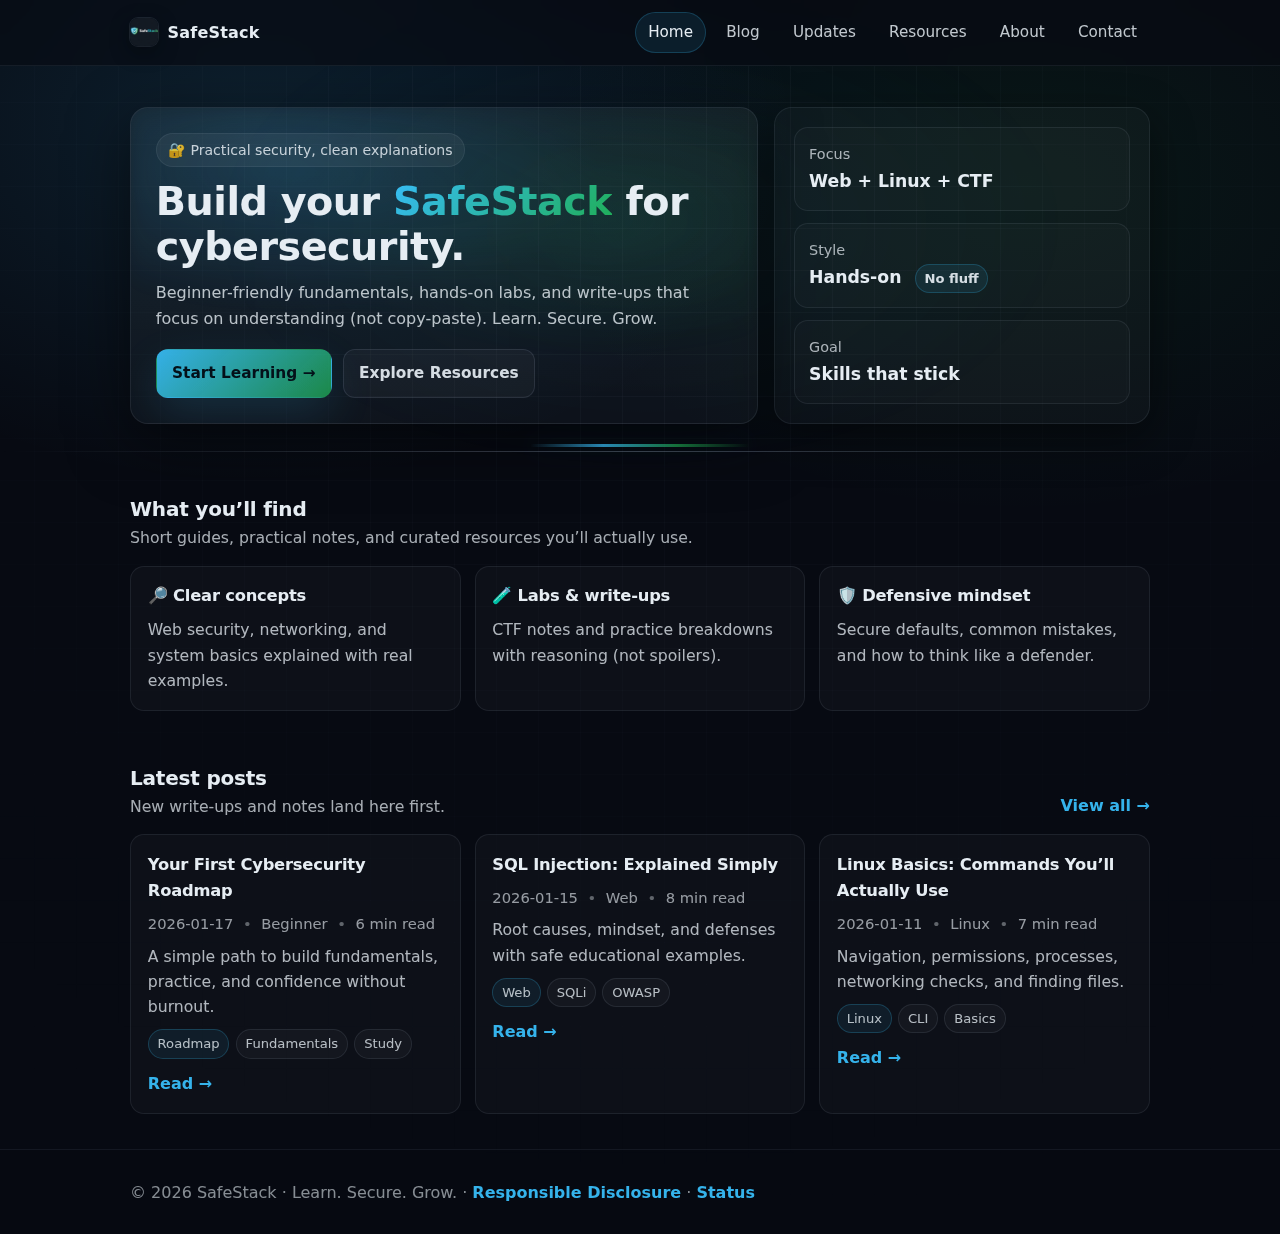
<file: index.html>
<!DOCTYPE html>
<html lang="en">
<head>
  <meta charset="UTF-8" />
  <meta name="viewport" content="width=device-width, initial-scale=1.0" />

  <title>SafeStack | Cybersecurity Learning</title>
  <meta name="description" content="Clean, practical cybersecurity learning: fundamentals, labs, CTF notes, and writeups." />

  <!-- Favicon -->
<link rel="icon" href="/assets/favicon/favicon.ico" />
<link rel="icon" type="image/png" sizes="32x32" href="/assets/favicon/favicon-32x32.png" />
<link rel="icon" type="image/png" sizes="16x16" href="/assets/favicon/favicon-16x16.png" />
<link rel="apple-touch-icon" href="/assets/favicon/apple-touch-icon.png" />
<link rel="manifest" href="/assets/favicon/site.webmanifest" />
<meta name="theme-color" content="#0b1220" />


  <!-- Open Graph -->
  <meta property="og:type" content="website" />
  <meta property="og:site_name" content="SafeStack" />
  <meta property="og:title" content="SafeStack | Cybersecurity Learning" />
  <meta property="og:description" content="Clean, practical cybersecurity learning: fundamentals, labs, CTF notes, and writeups." />
  <meta property="og:url" content="https://safestack.site/" />
  <meta property="og:image" content="https://safestack.site/assets/og/og.png" />
  <meta property="og:image:width" content="1200" />
  <meta property="og:image:height" content="630" />

  <!-- Twitter / X -->
  <meta name="twitter:card" content="summary_large_image" />
  <meta name="twitter:title" content="SafeStack | Cybersecurity Learning" />
  <meta name="twitter:description" content="Clean, practical cybersecurity learning: fundamentals, labs, CTF notes, and writeups." />
  <meta name="twitter:image" content="https://safestack.site/assets/og/og.png" />

  <link rel="stylesheet" href="css/style.css" />
</head>

<body>
  <div class="bg-grid"></div>

  <header class="navbar">
    <div class="container navbar-inner">
<div class="logo">
  <img
    src="/assets/logo-mark.png"
    alt="SafeStack logo"
    class="logo-icon"
  />
  <span>SafeStack</span>
</div>
      <nav>
        <a href="index.html">Home</a>
        <a href="blog.html">Blog</a>
        <a href="updates.html">Updates</a>
        <a href="resources.html">Resources</a>
        <a href="about.html">About</a>
        <a href="contact.html">Contact</a>
      </nav>
    </div>
  </header>

  <main class="hero">
    <div class="container hero-grid">
      <section class="hero-card">
        <div class="kicker">🔐 Practical security, clean explanations</div>
        <h2>Build your <strong>SafeStack</strong> for cybersecurity.</h2>
        <p>
          Beginner-friendly fundamentals, hands-on labs, and write-ups that focus on understanding
          (not copy-paste). Learn. Secure. Grow.
        </p>

        <div class="hero-actions">
          <a class="btn btn-primary" href="blog.html">Start Learning →</a>
          <a class="btn btn-ghost" href="resources.html">Explore Resources</a>
        </div>
      </section>

      <aside class="hero-side">
        <div class="stat" data-reveal>
          <div class="label">Focus</div>
          <div class="value">Web + Linux + CTF</div>
        </div>
        <div class="stat" data-reveal>
          <div class="label">Style</div>
          <div class="value">Hands-on <span class="pill">No fluff</span></div>
        </div>
        <div class="stat" data-reveal>
          <div class="label">Goal</div>
          <div class="value">Skills that stick</div>
        </div>
      </aside>
    </div>
  </main>

  <div class="divider"></div>

  <section class="section">
    <div class="container">
      <div class="section-head">
        <div>
          <h3 class="section-title">What you’ll find</h3>
          <p class="section-subtitle">Short guides, practical notes, and curated resources you’ll actually use.</p>
        </div>
      </div>

      <div class="grid">
        <div class="card" data-reveal>
          <h3>🔎 Clear concepts</h3>
          <p>Web security, networking, and system basics explained with real examples.</p>
        </div>
        <div class="card" data-reveal>
          <h3>🧪 Labs & write-ups</h3>
          <p>CTF notes and practice breakdowns with reasoning (not spoilers).</p>
        </div>
        <div class="card" data-reveal>
          <h3>🛡️ Defensive mindset</h3>
          <p>Secure defaults, common mistakes, and how to think like a defender.</p>
        </div>
      </div>
    </div>
  </section>

  <section class="section">
    <div class="container">
      <div class="section-head">
        <div>
          <h3 class="section-title">Latest posts</h3>
          <p class="section-subtitle">New write-ups and notes land here first.</p>
        </div>
        <a class="link" href="blog.html">View all →</a>
      </div>

      <div class="grid">
        <article class="card" data-reveal>
          <h3>Your First Cybersecurity Roadmap</h3>
          <div class="meta">
            <span>2026-01-17</span><span class="dot">•</span>
            <span>Beginner</span><span class="dot">•</span>
            <span>6 min read</span>
          </div>
          <p>A simple path to build fundamentals, practice, and confidence without burnout.</p>
          <div class="tags">
            <span class="tag brand">Roadmap</span>
            <span class="tag">Fundamentals</span>
            <span class="tag">Study</span>
          </div>
          <a class="link" href="posts/roadmap.html">Read →</a>
        </article>

        <article class="card" data-reveal>
          <h3>SQL Injection: Explained Simply</h3>
          <div class="meta">
            <span>2026-01-15</span><span class="dot">•</span>
            <span>Web</span><span class="dot">•</span>
            <span>8 min read</span>
          </div>
          <p>Root causes, mindset, and defenses with safe educational examples.</p>
          <div class="tags">
            <span class="tag brand">Web</span>
            <span class="tag">SQLi</span>
            <span class="tag">OWASP</span>
          </div>
          <a class="link" href="posts/sqli.html">Read →</a>
        </article>

        <article class="card" data-reveal>
          <h3>Linux Basics: Commands You’ll Actually Use</h3>
          <div class="meta">
            <span>2026-01-11</span><span class="dot">•</span>
            <span>Linux</span><span class="dot">•</span>
            <span>7 min read</span>
          </div>
          <p>Navigation, permissions, processes, networking checks, and finding files.</p>
          <div class="tags">
            <span class="tag brand">Linux</span>
            <span class="tag">CLI</span>
            <span class="tag">Basics</span>
          </div>
          <a class="link" href="posts/linux-basics.html">Read →</a>
        </article>
      </div>
    </div>
  </section>

  <footer>
    <div class="container">
      <p>
        © 2026 SafeStack · Learn. Secure. Grow. ·
        <a class="link" href="responsible-disclosure.html">Responsible Disclosure</a>
         · 
        <a class="link" href="status.html">Status</a>
      </p>
    </div>
  </footer>

  <script src="js/base.js"></script>
  <script src="js/maintenance.js"></script>
  <script src="js/main.js"></script>
</body>
</html>
</file>
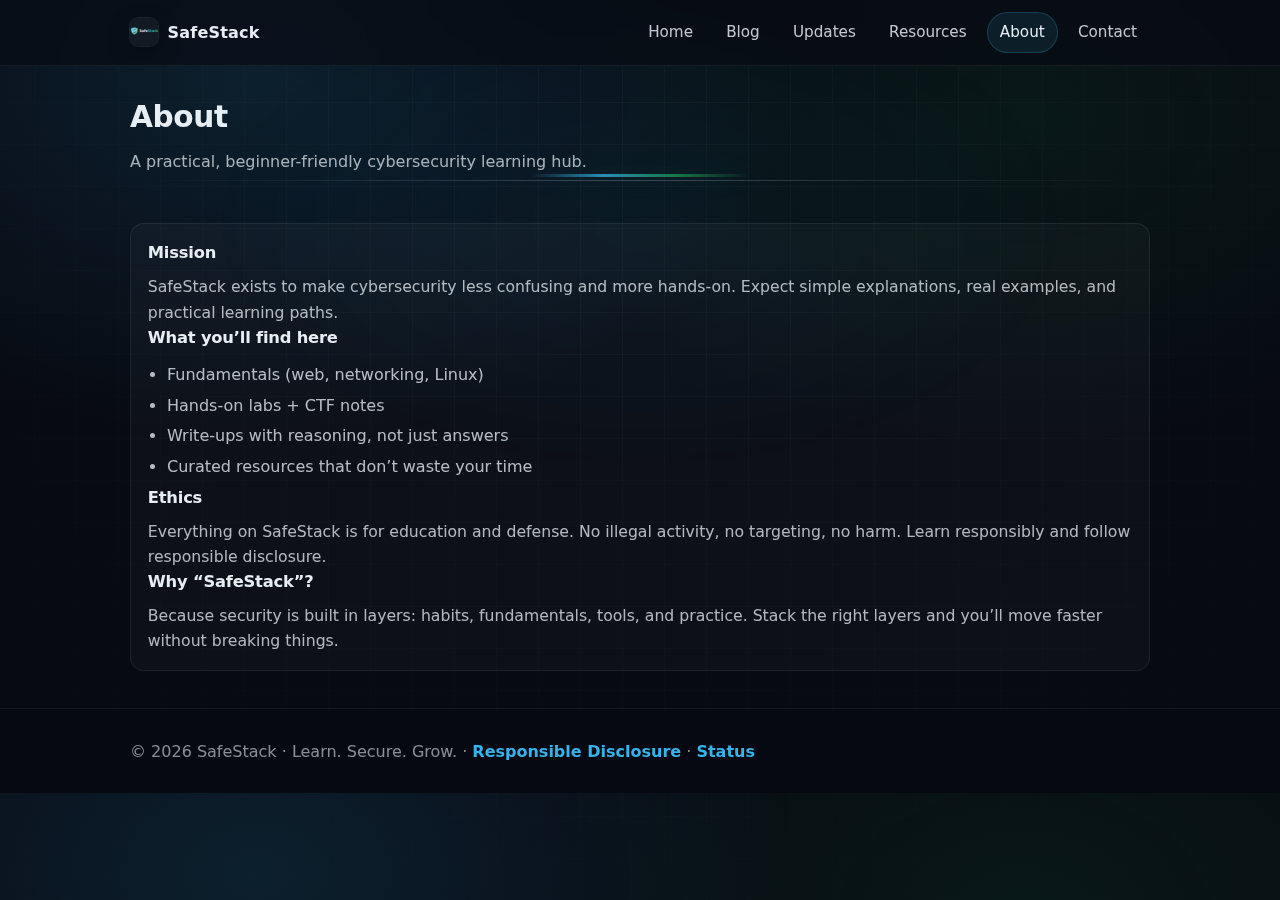
<file: about.html>
<!DOCTYPE html>
<html lang="en">
<head>
  <meta charset="UTF-8" />
  <meta name="viewport" content="width=device-width, initial-scale=1.0" />

  <title>SafeStack | About</title>
  <meta name="description" content="About SafeStack: a clean, practical cybersecurity learning hub." />

  <!-- Favicon -->
<link rel="icon" href="/assets/favicon/favicon.ico" />
<link rel="icon" type="image/png" sizes="32x32" href="/assets/favicon/favicon-32x32.png" />
<link rel="icon" type="image/png" sizes="16x16" href="/assets/favicon/favicon-16x16.png" />
<link rel="apple-touch-icon" href="/assets/favicon/apple-touch-icon.png" />
<link rel="manifest" href="/assets/favicon/site.webmanifest" />
<meta name="theme-color" content="#0b1220" />


  <!-- Open Graph -->
  <meta property="og:type" content="website" />
  <meta property="og:site_name" content="SafeStack" />
  <meta property="og:title" content="SafeStack | About" />
  <meta property="og:description" content="About SafeStack: a clean, practical cybersecurity learning hub." />
  <meta property="og:url" content="https://safestack.site/about.html" />
  <meta property="og:image" content="https://safestack.site/assets/og/og.png" />

  <!-- Twitter / X -->
  <meta name="twitter:card" content="summary_large_image" />
  <meta name="twitter:title" content="SafeStack | About" />
  <meta name="twitter:description" content="About SafeStack: a clean, practical cybersecurity learning hub." />
  <meta name="twitter:image" content="https://safestack.site/assets/og/og.png" />

  <link rel="stylesheet" href="css/style.css" />
</head>

<body>
  <div class="bg-grid"></div>

  <header class="navbar">
    <div class="container navbar-inner">
<div class="logo">
  <img
    src="/assets/logo-mark.png"
    alt="SafeStack logo"
    class="logo-icon"
  />
  <span>SafeStack</span>
</div>
      <nav>
        <a href="index.html">Home</a>
        <a href="blog.html">Blog</a>
        <a href="updates.html">Updates</a>
        <a href="resources.html">Resources</a>
        <a href="about.html">About</a>
        <a href="contact.html">Contact</a>
      </nav>
    </div>
  </header>

  <main class="page">
    <div class="container">
      <h1 class="page-title">About</h1>
      <p class="page-subtitle">A practical, beginner-friendly cybersecurity learning hub.</p>

      <div class="divider"></div>

      <section class="card content" data-reveal>
        <h3>Mission</h3>
        <p>
          SafeStack exists to make cybersecurity less confusing and more hands-on.
          Expect simple explanations, real examples, and practical learning paths.
        </p>

        <h3>What you’ll find here</h3>
        <ul class="list">
          <li>Fundamentals (web, networking, Linux)</li>
          <li>Hands-on labs + CTF notes</li>
          <li>Write-ups with reasoning, not just answers</li>
          <li>Curated resources that don’t waste your time</li>
        </ul>

        <h3>Ethics</h3>
        <p>
          Everything on SafeStack is for education and defense. No illegal activity, no targeting,
          no harm. Learn responsibly and follow responsible disclosure.
        </p>

        <h3>Why “SafeStack”?</h3>
        <p>
          Because security is built in layers: habits, fundamentals, tools, and practice.
          Stack the right layers and you’ll move faster without breaking things.
        </p>
      </section>
    </div>
  </main>

  <footer>
    <div class="container">
      <p>
        © 2026 SafeStack · Learn. Secure. Grow. ·
        <a class="link" href="responsible-disclosure.html">Responsible Disclosure</a>
         · 
        <a class="link" href="status.html">Status</a>
      </p>
    </div>
  </footer>

  <script src="js/base.js"></script>
  <script src="js/maintenance.js"></script>
  <script src="js/main.js"></script>
</body>
</html>
</file>
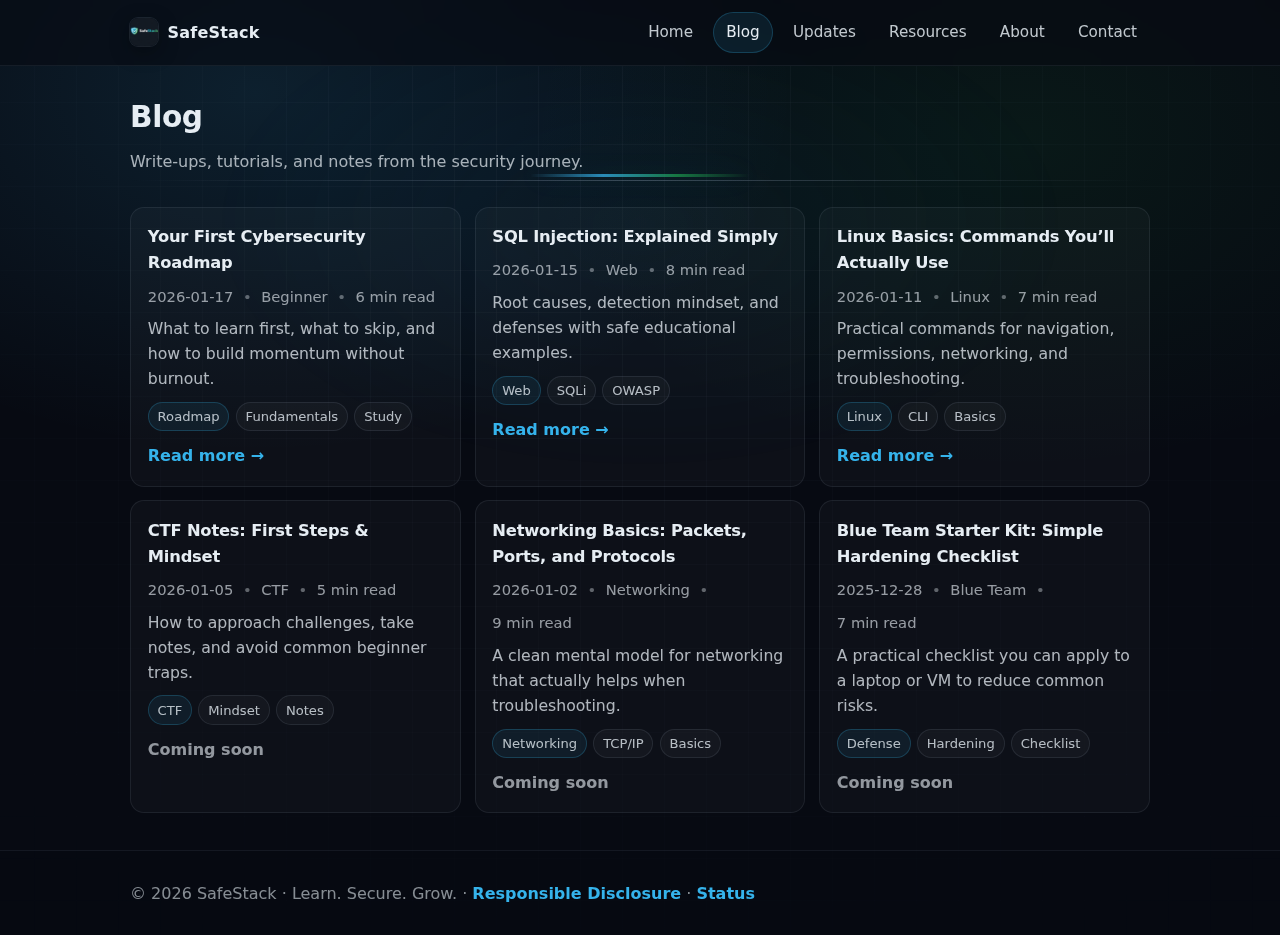
<file: blog.html>
<!DOCTYPE html>
<html lang="en">
<head>
  <meta charset="UTF-8" />
  <meta name="viewport" content="width=device-width, initial-scale=1.0" />

  <title>SafeStack | Blog</title>
  <meta name="description" content="Write-ups, tutorials, and notes from the security journey." />

  <!-- Favicon -->
<link rel="icon" href="/assets/favicon/favicon.ico" />
<link rel="icon" type="image/png" sizes="32x32" href="/assets/favicon/favicon-32x32.png" />
<link rel="icon" type="image/png" sizes="16x16" href="/assets/favicon/favicon-16x16.png" />
<link rel="apple-touch-icon" href="/assets/favicon/apple-touch-icon.png" />
<link rel="manifest" href="/assets/favicon/site.webmanifest" />
<meta name="theme-color" content="#0b1220" />


  <!-- Open Graph -->
  <meta property="og:type" content="website" />
  <meta property="og:site_name" content="SafeStack" />
  <meta property="og:title" content="SafeStack | Blog" />
  <meta property="og:description" content="Write-ups, tutorials, and notes from the security journey." />
  <meta property="og:url" content="https://safestack.site/blog.html" />
  <meta property="og:image" content="https://safestack.site/assets/og/og.png" />

  <!-- Twitter / X -->
  <meta name="twitter:card" content="summary_large_image" />
  <meta name="twitter:title" content="SafeStack | Blog" />
  <meta name="twitter:description" content="Write-ups, tutorials, and notes from the security journey." />
  <meta name="twitter:image" content="https://safestack.site/assets/og/og.png" />

  <link rel="stylesheet" href="css/style.css" />
</head>

<body>
  <div class="bg-grid"></div>

  <header class="navbar">
    <div class="container navbar-inner">
<div class="logo">
  <img
    src="/assets/logo-mark.png"
    alt="SafeStack logo"
    class="logo-icon"
  />
  <span>SafeStack</span>
</div>
      <nav>
        <a href="index.html">Home</a>
        <a href="blog.html">Blog</a>
        <a href="updates.html">Updates</a>
        <a href="resources.html">Resources</a>
        <a href="about.html">About</a>
        <a href="contact.html">Contact</a>
      </nav>
    </div>
  </header>

  <main class="page">
    <div class="container">
      <h1 class="page-title">Blog</h1>
      <p class="page-subtitle">Write-ups, tutorials, and notes from the security journey.</p>

      <div class="divider"></div>

      <section class="grid">
        <!-- Real posts -->
        <article class="card" data-reveal>
          <h3>Your First Cybersecurity Roadmap</h3>
          <div class="meta">
            <span>2026-01-17</span><span class="dot">•</span>
            <span>Beginner</span><span class="dot">•</span>
            <span>6 min read</span>
          </div>
          <p>What to learn first, what to skip, and how to build momentum without burnout.</p>
          <div class="tags">
            <span class="tag brand">Roadmap</span>
            <span class="tag">Fundamentals</span>
            <span class="tag">Study</span>
          </div>
          <a class="link" href="posts/roadmap.html">Read more →</a>
        </article>

        <article class="card" data-reveal>
          <h3>SQL Injection: Explained Simply</h3>
          <div class="meta">
            <span>2026-01-15</span><span class="dot">•</span>
            <span>Web</span><span class="dot">•</span>
            <span>8 min read</span>
          </div>
          <p>Root causes, detection mindset, and defenses with safe educational examples.</p>
          <div class="tags">
            <span class="tag brand">Web</span>
            <span class="tag">SQLi</span>
            <span class="tag">OWASP</span>
          </div>
          <a class="link" href="posts/sqli.html">Read more →</a>
        </article>

        <article class="card" data-reveal>
          <h3>Linux Basics: Commands You’ll Actually Use</h3>
          <div class="meta">
            <span>2026-01-11</span><span class="dot">•</span>
            <span>Linux</span><span class="dot">•</span>
            <span>7 min read</span>
          </div>
          <p>Practical commands for navigation, permissions, networking, and troubleshooting.</p>
          <div class="tags">
            <span class="tag brand">Linux</span>
            <span class="tag">CLI</span>
            <span class="tag">Basics</span>
          </div>
          <a class="link" href="posts/linux-basics.html">Read more →</a>
        </article>

        <!-- Coming soon cards -->
        <article class="card" data-reveal>
          <h3>CTF Notes: First Steps & Mindset</h3>
          <div class="meta">
            <span>2026-01-05</span><span class="dot">•</span>
            <span>CTF</span><span class="dot">•</span>
            <span>5 min read</span>
          </div>
          <p>How to approach challenges, take notes, and avoid common beginner traps.</p>
          <div class="tags">
            <span class="tag brand">CTF</span>
            <span class="tag">Mindset</span>
            <span class="tag">Notes</span>
          </div>
          <a class="link muted" href="#" onclick="return false;">Coming soon</a>
        </article>

        <article class="card" data-reveal>
          <h3>Networking Basics: Packets, Ports, and Protocols</h3>
          <div class="meta">
            <span>2026-01-02</span><span class="dot">•</span>
            <span>Networking</span><span class="dot">•</span>
            <span>9 min read</span>
          </div>
          <p>A clean mental model for networking that actually helps when troubleshooting.</p>
          <div class="tags">
            <span class="tag brand">Networking</span>
            <span class="tag">TCP/IP</span>
            <span class="tag">Basics</span>
          </div>
          <a class="link muted" href="#" onclick="return false;">Coming soon</a>
        </article>

        <article class="card" data-reveal>
          <h3>Blue Team Starter Kit: Simple Hardening Checklist</h3>
          <div class="meta">
            <span>2025-12-28</span><span class="dot">•</span>
            <span>Blue Team</span><span class="dot">•</span>
            <span>7 min read</span>
          </div>
          <p>A practical checklist you can apply to a laptop or VM to reduce common risks.</p>
          <div class="tags">
            <span class="tag brand">Defense</span>
            <span class="tag">Hardening</span>
            <span class="tag">Checklist</span>
          </div>
          <a class="link muted" href="#" onclick="return false;">Coming soon</a>
        </article>
      </section>
    </div>
  </main>

  <footer>
    <div class="container">
      <p>
        © 2026 SafeStack · Learn. Secure. Grow. ·
        <a class="link" href="responsible-disclosure.html">Responsible Disclosure</a>
         · 
        <a class="link" href="status.html">Status</a>
      </p>
    </div>
  </footer>

  <script src="js/base.js"></script>
  <script src="js/maintenance.js"></script>
  <script src="js/main.js"></script>
</body>
</html>
</file>
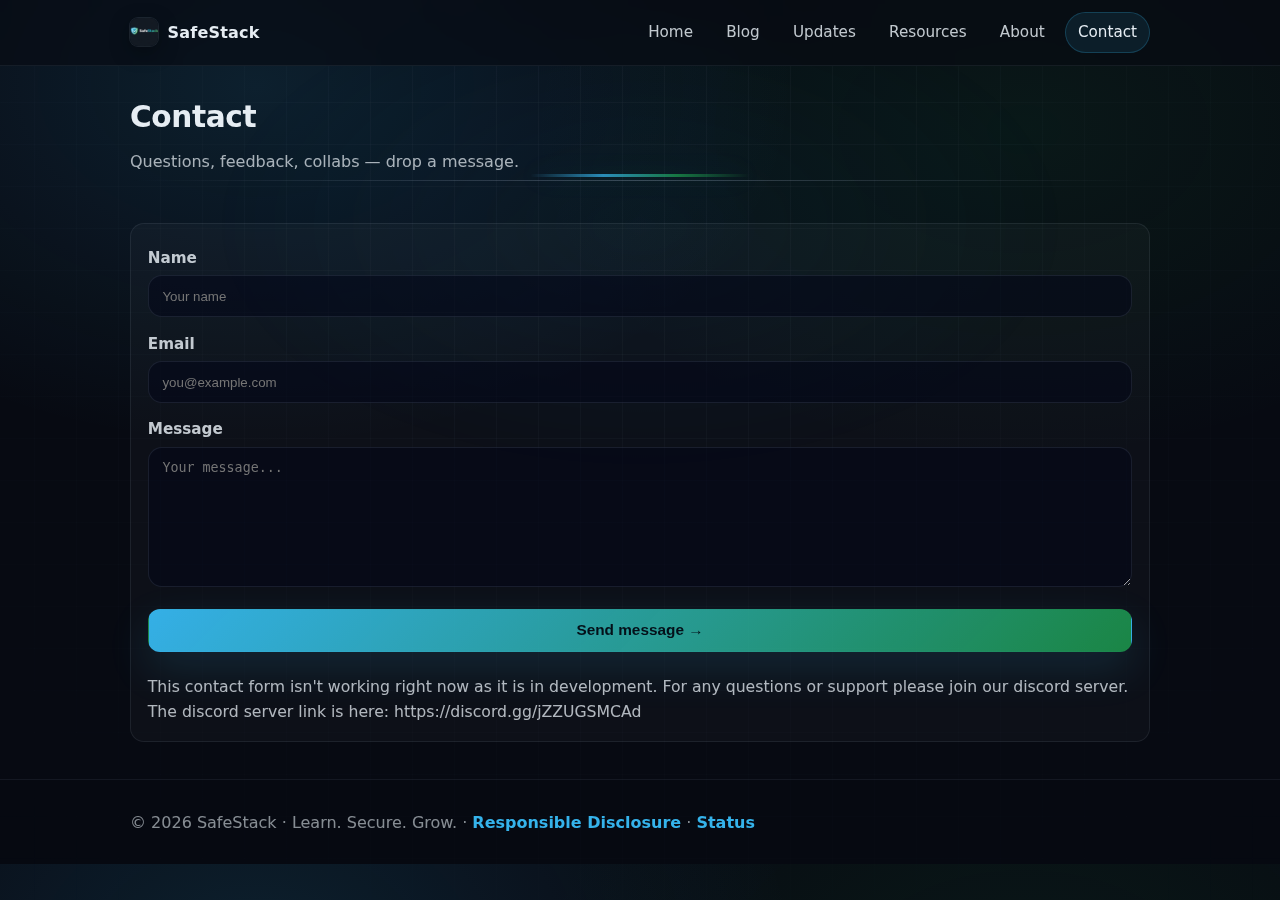
<file: contact.html>
<!DOCTYPE html>
<html lang="en">
<head>
  <meta charset="UTF-8" />
  <meta name="viewport" content="width=device-width, initial-scale=1.0" />

  <title>SafeStack | Contact</title>
  <meta name="description" content="Contact SafeStack for collaborations, questions, and feedback." />

  <!-- Favicon -->
<link rel="icon" href="/assets/favicon/favicon.ico" />
<link rel="icon" type="image/png" sizes="32x32" href="/assets/favicon/favicon-32x32.png" />
<link rel="icon" type="image/png" sizes="16x16" href="/assets/favicon/favicon-16x16.png" />
<link rel="apple-touch-icon" href="/assets/favicon/apple-touch-icon.png" />
<link rel="manifest" href="/assets/favicon/site.webmanifest" />
<meta name="theme-color" content="#0b1220" />


  <!-- Open Graph -->
  <meta property="og:type" content="website" />
  <meta property="og:site_name" content="SafeStack" />
  <meta property="og:title" content="SafeStack | Contact" />
  <meta property="og:description" content="Contact SafeStack for collaborations, questions, and feedback." />
  <meta property="og:url" content="https://safestack.site/contact.html" />
  <meta property="og:image" content="https://safestack.site/assets/og/og.png" />

  <!-- Twitter / X -->
  <meta name="twitter:card" content="summary_large_image" />
  <meta name="twitter:title" content="SafeStack | Contact" />
  <meta name="twitter:description" content="Contact SafeStack for collaborations, questions, and feedback." />
  <meta name="twitter:image" content="https://safestack.site/assets/og/og.png" />

  <link rel="stylesheet" href="css/style.css" />
</head>

<body>
  <div class="bg-grid"></div>

  <header class="navbar">
    <div class="container navbar-inner">
<div class="logo">
  <img
    src="/assets/logo-mark.png"
    alt="SafeStack logo"
    class="logo-icon"
  />
  <span>SafeStack</span>
</div>
      <nav>
        <a href="index.html">Home</a>
        <a href="blog.html">Blog</a>
        <a href="updates.html">Updates</a>
        <a href="resources.html">Resources</a>
        <a href="about.html">About</a>
        <a href="contact.html">Contact</a>
      </nav>
    </div>
  </header>

  <main class="page">
    <div class="container">
      <h1 class="page-title">Contact</h1>
      <p class="page-subtitle">Questions, feedback, collabs — drop a message.</p>

      <div class="divider"></div>

      <section class="card content" data-reveal>
        <form class="form" action="#" method="post">
          <label>
            <span>Name</span>
            <input type="text" name="name" placeholder="Your name" required />
          </label>

          <label>
            <span>Email</span>
            <input type="email" name="email" placeholder="you@example.com" required />
          </label>

          <label>
            <span>Message</span>
            <textarea name="message" rows="6" placeholder="Your message..." required></textarea>
          </label>

          <button class="btn btn-primary" type="submit">Send message →</button>

          <p class="muted small">
            This contact form isn't working right now as it is in development. For any questions or support please join our discord server. The discord server link is here: https://discord.gg/jZZUGSMCAd
          </p>
        </form>
      </section>
    </div>
  </main>

  <footer>
    <div class="container">
      <p>
        © 2026 SafeStack · Learn. Secure. Grow. ·
        <a class="link" href="responsible-disclosure.html">Responsible Disclosure</a>
         · 
        <a class="link" href="status.html">Status</a>
      </p>
    </div>
  </footer>

  <script src="js/maintenance.js"></script>
  <script src="js/main.js"></script>
</body>
</html>
</file>
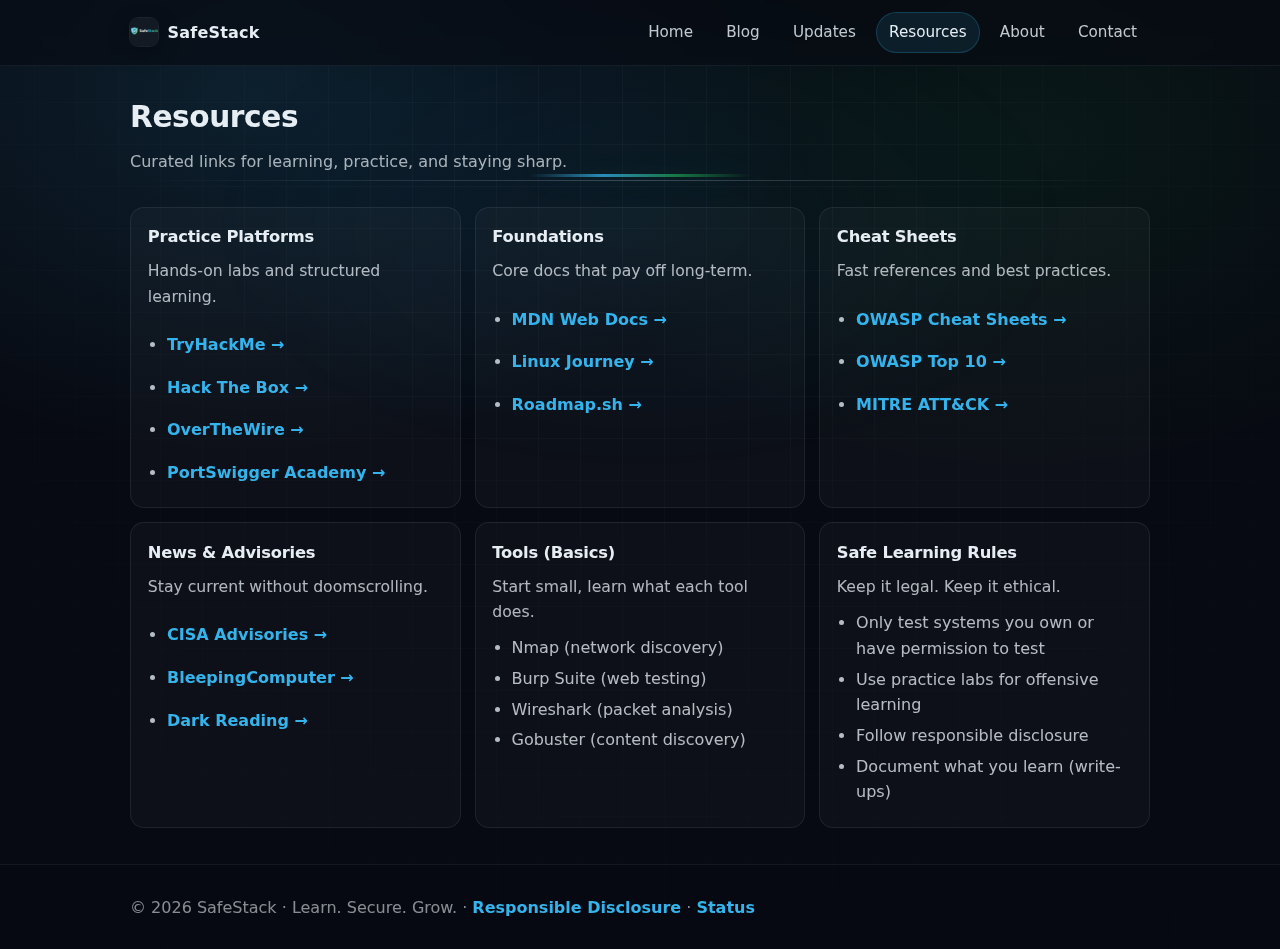
<file: resources.html>
<!DOCTYPE html>
<html lang="en">
<head>
  <meta charset="UTF-8" />
  <meta name="viewport" content="width=device-width, initial-scale=1.0" />

  <title>SafeStack | Resources</title>
  <meta name="description" content="Curated links for learning, practice, and staying sharp." />

  <!-- Favicon -->
<link rel="icon" href="/assets/favicon/favicon.ico" />
<link rel="icon" type="image/png" sizes="32x32" href="/assets/favicon/favicon-32x32.png" />
<link rel="icon" type="image/png" sizes="16x16" href="/assets/favicon/favicon-16x16.png" />
<link rel="apple-touch-icon" href="/assets/favicon/apple-touch-icon.png" />
<link rel="manifest" href="/assets/favicon/site.webmanifest" />
<meta name="theme-color" content="#0b1220" />


  <!-- Open Graph -->
  <meta property="og:type" content="website" />
  <meta property="og:site_name" content="SafeStack" />
  <meta property="og:title" content="SafeStack | Resources" />
  <meta property="og:description" content="Curated links for learning, practice, and staying sharp." />
  <meta property="og:url" content="https://safestack.site/resources.html" />
  <meta property="og:image" content="https://safestack.site/assets/og/og.png" />

  <!-- Twitter / X -->
  <meta name="twitter:card" content="summary_large_image" />
  <meta name="twitter:title" content="SafeStack | Resources" />
  <meta name="twitter:description" content="Curated links for learning, practice, and staying sharp." />
  <meta name="twitter:image" content="https://safestack.site/assets/og/og.png" />

  <link rel="stylesheet" href="css/style.css" />
</head>

<body>
  <div class="bg-grid"></div>

  <header class="navbar">
    <div class="container navbar-inner">
<div class="logo">
  <img
    src="/assets/logo-mark.png"
    alt="SafeStack logo"
    class="logo-icon"
  />
  <span>SafeStack</span>
</div>
      <nav>
        <a href="index.html">Home</a>
        <a href="blog.html">Blog</a>
        <a href="updates.html">Updates</a>
        <a href="resources.html">Resources</a>
        <a href="about.html">About</a>
        <a href="contact.html">Contact</a>
      </nav>
    </div>
  </header>

  <main class="page">
    <div class="container">
      <h1 class="page-title">Resources</h1>
      <p class="page-subtitle">Curated links for learning, practice, and staying sharp.</p>

      <div class="divider"></div>

      <section class="grid">
        <div class="card" data-reveal>
          <h3>Practice Platforms</h3>
          <p class="muted">Hands-on labs and structured learning.</p>
          <ul class="list">
            <li><a class="link" href="https://tryhackme.com/" target="_blank" rel="noreferrer">TryHackMe →</a></li>
            <li><a class="link" href="https://www.hackthebox.com/" target="_blank" rel="noreferrer">Hack The Box →</a></li>
            <li><a class="link" href="https://overthewire.org/wargames/" target="_blank" rel="noreferrer">OverTheWire →</a></li>
            <li><a class="link" href="https://portswigger.net/web-security" target="_blank" rel="noreferrer">PortSwigger Academy →</a></li>
          </ul>
        </div>

        <div class="card" data-reveal>
          <h3>Foundations</h3>
          <p class="muted">Core docs that pay off long-term.</p>
          <ul class="list">
            <li><a class="link" href="https://developer.mozilla.org/" target="_blank" rel="noreferrer">MDN Web Docs →</a></li>
            <li><a class="link" href="https://linuxjourney.com/" target="_blank" rel="noreferrer">Linux Journey →</a></li>
            <li><a class="link" href="https://roadmap.sh/" target="_blank" rel="noreferrer">Roadmap.sh →</a></li>
          </ul>
        </div>

        <div class="card" data-reveal>
          <h3>Cheat Sheets</h3>
          <p class="muted">Fast references and best practices.</p>
          <ul class="list">
            <li><a class="link" href="https://cheatsheetseries.owasp.org/" target="_blank" rel="noreferrer">OWASP Cheat Sheets →</a></li>
            <li><a class="link" href="https://owasp.org/www-project-top-ten/" target="_blank" rel="noreferrer">OWASP Top 10 →</a></li>
            <li><a class="link" href="https://attack.mitre.org/" target="_blank" rel="noreferrer">MITRE ATT&CK →</a></li>
          </ul>
        </div>

        <div class="card" data-reveal>
          <h3>News & Advisories</h3>
          <p class="muted">Stay current without doomscrolling.</p>
          <ul class="list">
            <li><a class="link" href="https://www.cisa.gov/news-events/cybersecurity-advisories" target="_blank" rel="noreferrer">CISA Advisories →</a></li>
            <li><a class="link" href="https://www.bleepingcomputer.com/" target="_blank" rel="noreferrer">BleepingComputer →</a></li>
            <li><a class="link" href="https://www.darkreading.com/" target="_blank" rel="noreferrer">Dark Reading →</a></li>
          </ul>
        </div>

        <div class="card" data-reveal>
          <h3>Tools (Basics)</h3>
          <p class="muted">Start small, learn what each tool does.</p>
          <ul class="list">
            <li>Nmap (network discovery)</li>
            <li>Burp Suite (web testing)</li>
            <li>Wireshark (packet analysis)</li>
            <li>Gobuster (content discovery)</li>
          </ul>
        </div>

        <div class="card" data-reveal>
          <h3>Safe Learning Rules</h3>
          <p class="muted">Keep it legal. Keep it ethical.</p>
          <ul class="list">
            <li>Only test systems you own or have permission to test</li>
            <li>Use practice labs for offensive learning</li>
            <li>Follow responsible disclosure</li>
            <li>Document what you learn (write-ups)</li>
          </ul>
        </div>
      </section>
    </div>
  </main>

  <footer>
    <div class="container">
      <p>
        © 2026 SafeStack · Learn. Secure. Grow. ·
        <a class="link" href="responsible-disclosure.html">Responsible Disclosure</a>
         · 
        <a class="link" href="status.html">Status</a>
      </p>
    </div>
  </footer>

  <script src="js/base.js"></script>
  <script src="js/maintenance.js"></script>
  <script src="js/main.js"></script>
</body>
</html>
</file>
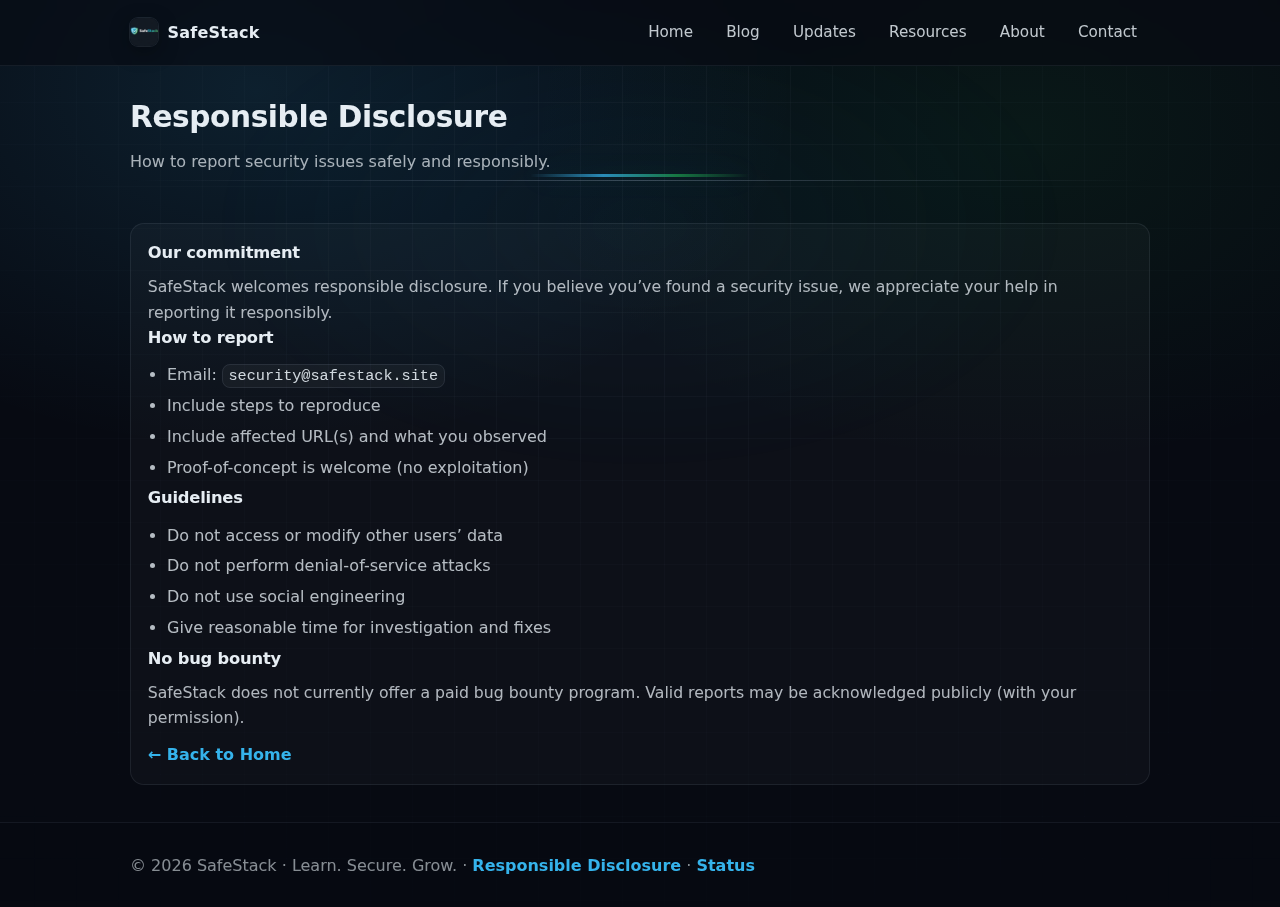
<file: responsible-disclosure.html>
<!DOCTYPE html>
<html lang="en">
<head>
  <meta charset="UTF-8" />
  <meta name="viewport" content="width=device-width, initial-scale=1.0" />
  <title>SafeStack | Responsible Disclosure</title>
  <meta name="description" content="Responsible disclosure policy for SafeStack." />

  <!-- Favicon -->
<link rel="icon" href="/assets/favicon/favicon.ico" />
<link rel="icon" type="image/png" sizes="32x32" href="/assets/favicon/favicon-32x32.png" />
<link rel="icon" type="image/png" sizes="16x16" href="/assets/favicon/favicon-16x16.png" />
<link rel="apple-touch-icon" href="/assets/favicon/apple-touch-icon.png" />
<link rel="manifest" href="/assets/favicon/site.webmanifest" />
<meta name="theme-color" content="#0b1220" />


  <!-- Open Graph -->
  <meta property="og:type" content="website" />
  <meta property="og:site_name" content="SafeStack" />
  <meta property="og:title" content="SafeStack | Responsible Disclosure" />
  <meta property="og:description" content="How to report security issues safely and responsibly." />
  <meta property="og:url" content="https://safestack.site/responsible-disclosure.html" />
  <meta property="og:image" content="https://safestack.site/assets/og/og.png" />

  <!-- Twitter / X -->
  <meta name="twitter:card" content="summary_large_image" />
  <meta name="twitter:title" content="SafeStack | Responsible Disclosure" />
  <meta name="twitter:description" content="How to report security issues safely and responsibly." />
  <meta name="twitter:image" content="https://safestack.site/assets/og/og.png" />

  <link rel="stylesheet" href="css/style.css" />
</head>

<body>
  <div class="bg-grid"></div>

  <header class="navbar">
    <div class="container navbar-inner">
<div class="logo">
  <img
    src="/assets/logo-mark.png"
    alt="SafeStack logo"
    class="logo-icon"
  />
  <span>SafeStack</span>
</div>
      <nav>
        <a href="index.html">Home</a>
        <a href="blog.html">Blog</a>
        <a href="updates.html">Updates</a>
        <a href="resources.html">Resources</a>
        <a href="about.html">About</a>
        <a href="contact.html">Contact</a>
      </nav>
    </div>
  </header>

  <main class="page">
    <div class="container">
      <h1 class="page-title">Responsible Disclosure</h1>
      <p class="page-subtitle">How to report security issues safely and responsibly.</p>

      <div class="divider"></div>

      <section class="card content" data-reveal>
        <h3>Our commitment</h3>
        <p>
          SafeStack welcomes responsible disclosure. If you believe you’ve found a security issue,
          we appreciate your help in reporting it responsibly.
        </p>

        <h3>How to report</h3>
        <ul class="list">
          <li>Email: <code>security@safestack.site</code></li>
          <li>Include steps to reproduce</li>
          <li>Include affected URL(s) and what you observed</li>
          <li>Proof-of-concept is welcome (no exploitation)</li>
        </ul>

        <h3>Guidelines</h3>
        <ul class="list">
          <li>Do not access or modify other users’ data</li>
          <li>Do not perform denial-of-service attacks</li>
          <li>Do not use social engineering</li>
          <li>Give reasonable time for investigation and fixes</li>
        </ul>

        <h3>No bug bounty</h3>
        <p>
          SafeStack does not currently offer a paid bug bounty program.
          Valid reports may be acknowledged publicly (with your permission).
        </p>

        <a class="link" href="index.html">← Back to Home</a>
      </section>
    </div>
  </main>

  <footer>
    <div class="container">
      <p>
        © 2026 SafeStack · Learn. Secure. Grow. ·
        <a class="link" href="responsible-disclosure.html">Responsible Disclosure</a>
         · 
        <a class="link" href="status.html">Status</a>
      </p>
    </div>
  </footer>

  <script src="js/maintenance.js"></script>
  <script src="js/main.js"></script>
</body>
</html>
</file>
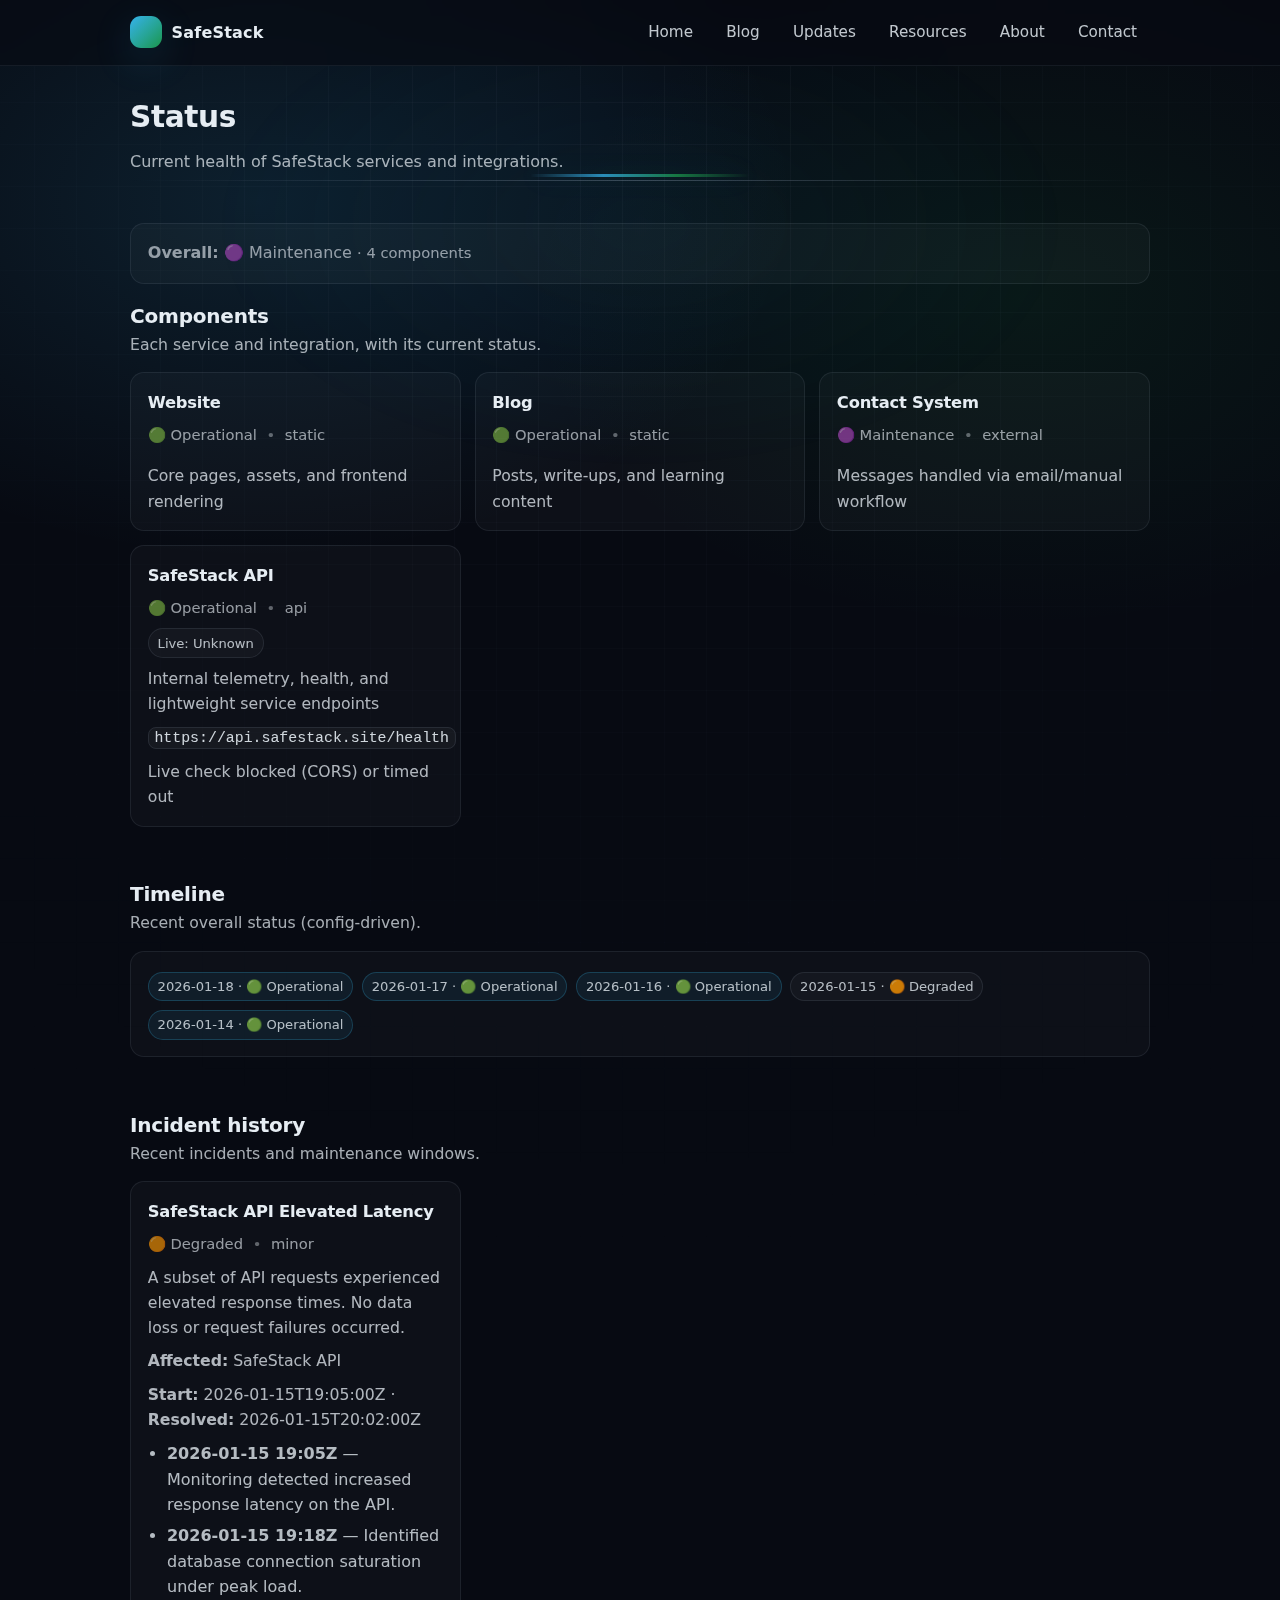
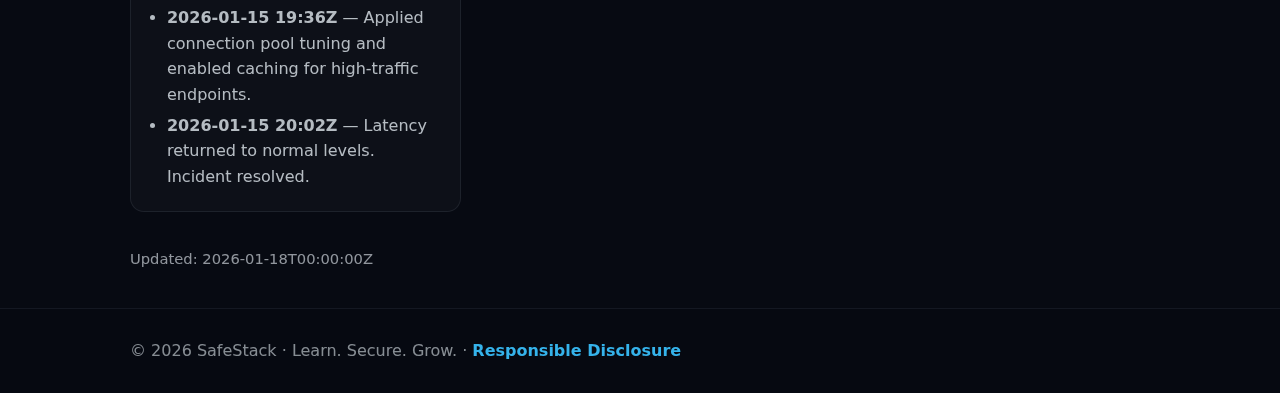
<file: status.html>
<!DOCTYPE html>
<html lang="en">
<head>
  <meta charset="UTF-8" />
  <meta name="viewport" content="width=device-width, initial-scale=1.0" />
  <title>SafeStack | Status</title>
  <meta name="description" content="Service status for SafeStack components and APIs." />
  <link rel="stylesheet" href="css/style.css" />
</head>

<body>
  <div class="bg-grid"></div>

  <header class="navbar">
    <div class="container navbar-inner">
      <div class="logo">
        <div class="logo-badge"></div>
        <span>SafeStack</span>
      </div>
      <nav>
        <a href="index.html">Home</a>
        <a href="blog.html">Blog</a>
        <a href="updates.html">Updates</a>
        <a href="resources.html">Resources</a>
        <a href="about.html">About</a>
        <a href="contact.html">Contact</a>
      </nav>
    </div>
  </header>

  <main class="page">
    <div class="container">
      <h1 class="page-title">Status</h1>
      <p class="page-subtitle">Current health of SafeStack services and integrations.</p>

      <div class="divider"></div>

      <section class="card content">
        <div id="overall" class="muted">Loading status…</div>
      </section>

      <section class="section">
        <div class="section-head">
          <div>
            <h3 class="section-title">Components</h3>
            <p class="section-subtitle">Each service and integration, with its current status.</p>
          </div>
        </div>
        <div class="grid" id="statusGrid"></div>
      </section>

      <section class="section">
        <div class="section-head">
          <div>
            <h3 class="section-title">Timeline</h3>
            <p class="section-subtitle">Recent overall status (config-driven).</p>
          </div>
        </div>

        <section class="card content">
          <div id="timeline" class="muted">No timeline data yet.</div>
        </section>
      </section>

      <section class="section">
        <div class="section-head">
          <div>
            <h3 class="section-title">Incident history</h3>
            <p class="section-subtitle">Recent incidents and maintenance windows.</p>
          </div>
        </div>

        <div class="grid" id="incidentsGrid"></div>
      </section>

      <p class="muted small" id="updatedAt"></p>
    </div>
  </main>

  <footer>
    <div class="container">
      <p>
        © 2026 SafeStack · Learn. Secure. Grow. ·
        <a class="link" href="responsible-disclosure.html">Responsible Disclosure</a>
      </p>
    </div>
  </footer>

  <!-- Scripts: base.js MUST be first -->
  <script src="js/base.js"></script>
  <script src="js/maintenance.js"></script>
  <script src="js/main.js"></script>

  <script>
    const esc = (s) =>
      String(s ?? "")
        .replaceAll("&", "&amp;")
        .replaceAll("<", "&lt;")
        .replaceAll(">", "&gt;")
        .replaceAll('"', "&quot;")
        .replaceAll("'", "&#39;");

    const badge = (status) => {
      const map = {
        operational: { label: "Operational", dot: "🟢" },
        degraded: { label: "Degraded", dot: "🟠" },
        partial_outage: { label: "Partial Outage", dot: "🟠" },
        major_outage: { label: "Major Outage", dot: "🔴" },
        maintenance: { label: "Maintenance", dot: "🟣" }
      };
      return map[status] || { label: "Unknown", dot: "⚪" };
    };

    // Best-effort live check (CORS may block; that's OK)
    async function liveCheck(c) {
      if (!c.checkUrl) return { live: null, note: "" };
      try {
        const ctrl = new AbortController();
        const t = setTimeout(() => ctrl.abort(), c.timeoutMs || 2500);
        const r = await fetch(c.checkUrl, { method: c.method || "GET", signal: ctrl.signal, cache: "no-store" });
        clearTimeout(t);
        return { live: r.ok ? "up" : "down", note: r.ok ? "Health check OK" : "Health check failed" };
      } catch {
        return { live: null, note: "Live check blocked (CORS) or timed out" };
      }
    }

    (async () => {
      if (!window.ssUrl) {
        document.getElementById("overall").textContent = "Missing js/base.js";
        return;
      }

      let cfg;
      try {
        const res = await fetch(ssUrl("/config.json"), { cache: "no-store" });
        if (!res.ok) throw new Error("config missing");
        cfg = await res.json();
      } catch {
        document.getElementById("overall").textContent = "Status config not found (config.json).";
        return;
      }

      const comps = cfg?.status?.components || [];
      const updated = cfg?.status?.updatedAt || "";
      const incidents = cfg?.status?.incidents || [];
      const timeline = cfg?.status?.timeline || [];

      // overall = worst status by rank
      const rank = { operational: 0, degraded: 1, partial_outage: 2, maintenance: 3, major_outage: 4 };
      const overallStatus = comps.reduce((acc, c) => (rank[c.status] > rank[acc] ? c.status : acc), "operational");
      const o = badge(overallStatus);

      document.getElementById("overall").innerHTML = `
        <strong>Overall:</strong> ${o.dot} ${o.label}
        <span class="muted small"> · ${comps.length} components</span>
      `;

      // Render components
      const grid = document.getElementById("statusGrid");
      grid.innerHTML = "";

      for (const c of comps) {
        const b = badge(c.status);
        const check = await liveCheck(c);

        const liveTag =
          check.live === "up" ? `<span class="tag brand">Live: UP</span>` :
          check.live === "down" ? `<span class="tag">Live: DOWN</span>` :
          (c.checkUrl ? `<span class="tag">Live: Unknown</span>` : "");

        const details = c.details ? `<p>${esc(c.details)}</p>` : `<p class="muted">No details provided.</p>`;
        const urlLine = c.checkUrl ? `<p class="muted small" style="margin-top:0.5rem;"><code>${esc(c.checkUrl)}</code></p>` : "";
        const note = check.note ? `<p class="muted small" style="margin-top:0.5rem;">${esc(check.note)}</p>` : "";

        const el = document.createElement("article");
        el.className = "card is-visible";
        el.innerHTML = `
          <h3>${esc(c.name)}</h3>
          <div class="meta" style="margin-top:0.45rem;">
            <span>${b.dot} ${b.label}</span>
            <span class="dot">•</span>
            <span>${esc(c.type || "service")}</span>
          </div>
          <div class="tags" style="margin-top:0.55rem;">${liveTag}</div>
          ${details}
          ${urlLine}
          ${note}
        `;
        grid.appendChild(el);
      }

      // Timeline
      const tlEl = document.getElementById("timeline");
      if (!timeline.length) {
        tlEl.textContent = "No timeline data yet. Add status.timeline to config.json.";
      } else {
        tlEl.innerHTML = `
          <div style="display:flex; gap:0.55rem; flex-wrap:wrap; margin-top:0.2rem;">
            ${timeline.map((d) => {
              const b = badge(d.status);
              const note = esc(d.note || "");
              return `
                <div class="tag ${d.status === "operational" ? "brand" : ""}" title="${note}">
                  ${esc(d.date)} · ${b.dot} ${b.label}
                </div>
              `;
            }).join("")}
          </div>
        `;
      }

      // Incidents
      const ig = document.getElementById("incidentsGrid");
      ig.innerHTML = "";

      if (!incidents.length) {
        const empty = document.createElement("div");
        empty.className = "card is-visible";
        empty.innerHTML = `<h3>No incidents</h3><p class="muted">No incident history yet. Add status.incidents to config.json.</p>`;
        ig.appendChild(empty);
      } else {
        for (const inc of incidents) {
          const b = badge(inc.status);
          const affected = (inc.affectedComponents || []).map(esc).join(", ");
          const updates = (inc.updates || []).map(u => `
            <li><strong>${esc(u.time)}</strong> — ${esc(u.message)}</li>
          `).join("");

          const el = document.createElement("article");
          el.className = "card is-visible";
          el.innerHTML = `
            <h3>${esc(inc.title)}</h3>
            <div class="meta" style="margin-top:0.45rem;">
              <span>${b.dot} ${b.label}</span>
              <span class="dot">•</span>
              <span>${esc(inc.impact || "info")}</span>
            </div>
            <p style="margin-top:0.6rem;">${esc(inc.summary || "")}</p>
            ${affected ? `<p class="muted small"><strong>Affected:</strong> ${affected}</p>` : ""}
            <p class="muted small"><strong>Start:</strong> ${esc(inc.startedAt || "-")} ${inc.resolvedAt ? `· <strong>Resolved:</strong> ${esc(inc.resolvedAt)}` : ""}</p>
            ${updates ? `<ul class="list" style="margin-top:0.6rem;">${updates}</ul>` : ""}
          `;
          ig.appendChild(el);
        }
      }

      if (updated) {
        document.getElementById("updatedAt").textContent = "Updated: " + updated;
      }
    })();
  </script>
</body>
</html>
</file>
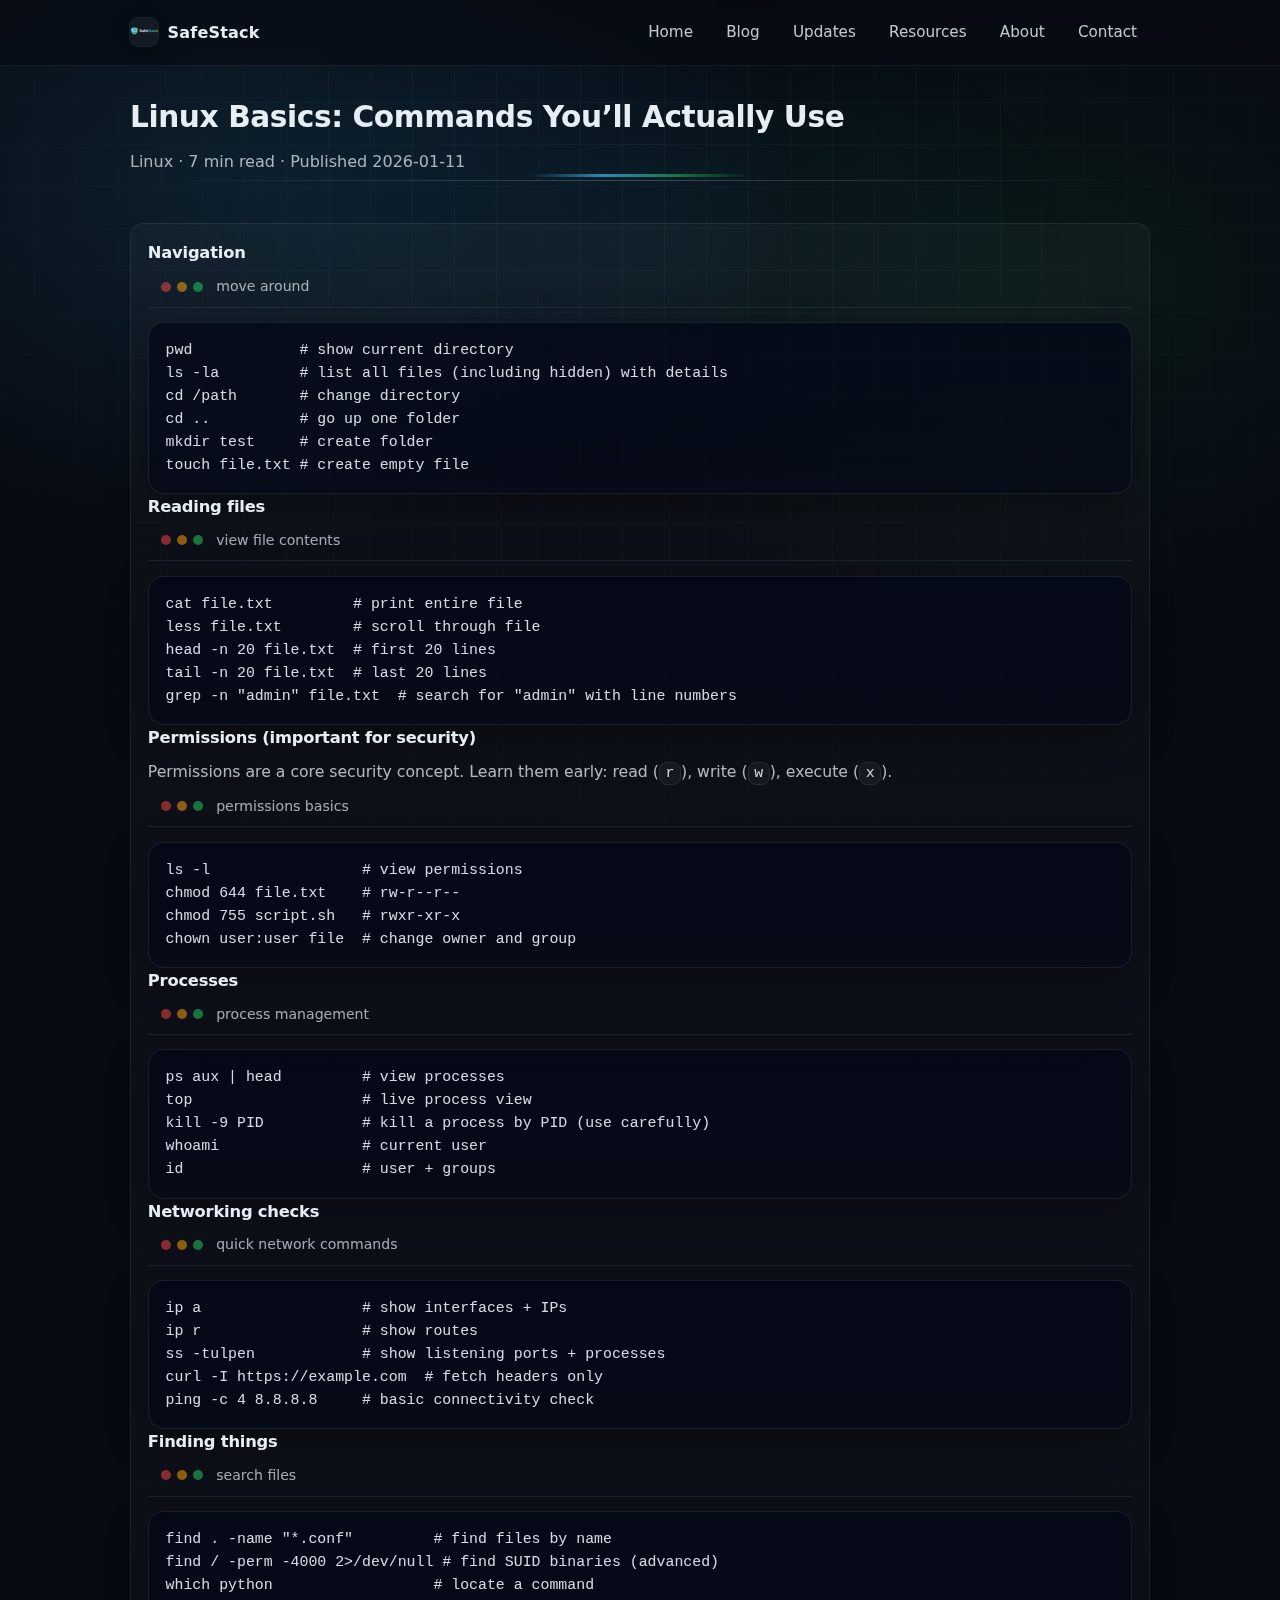
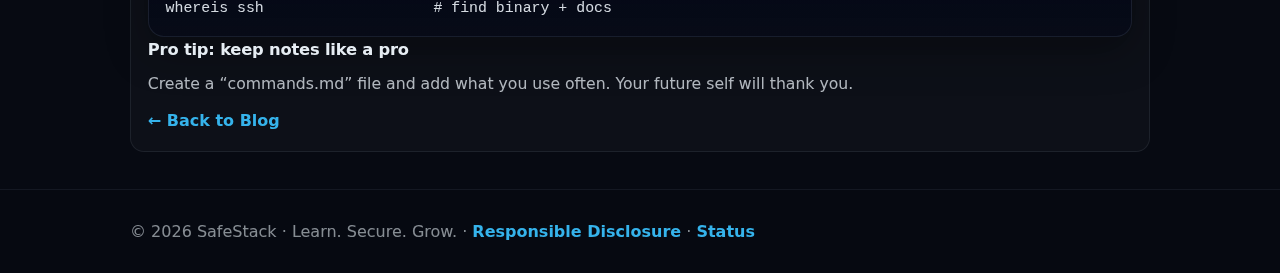
<file: posts/linux-basics.html>
<!DOCTYPE html>
<html lang="en">
<head>
  <meta charset="UTF-8" />
  <meta name="viewport" content="width=device-width, initial-scale=1.0" />
  <title>SafeStack | Linux Basics: Commands You’ll Actually Use</title>
  <meta name="description" content="Practical Linux commands for navigation, permissions, networking, and troubleshooting." />
  <link rel="stylesheet" href="../css/style.css" />
</head>

<!-- Favicon -->
<link rel="icon" href="/assets/favicon/favicon.ico" />
<link rel="icon" type="image/png" sizes="32x32" href="/assets/favicon/favicon-32x32.png" />
<link rel="icon" type="image/png" sizes="16x16" href="/assets/favicon/favicon-16x16.png" />
<link rel="apple-touch-icon" href="/assets/favicon/apple-touch-icon.png" />
<link rel="manifest" href="/assets/favicon/site.webmanifest" />
<meta name="theme-color" content="#0b1220" />

<body>
  <div class="bg-grid"></div>

  <header class="navbar">
    <div class="container navbar-inner">
<div class="logo">
  <img
    src="/assets/logo-mark.png"
    alt="SafeStack logo"
    class="logo-icon"
  />
  <span>SafeStack</span>
</div>
      <nav>
        <a href="../index.html">Home</a>
        <a href="../blog.html">Blog</a>
        <a href="../updates.html">Updates</a>
        <a href="../resources.html">Resources</a>
        <a href="../about.html">About</a>
        <a href="../contact.html">Contact</a>
      </nav>
    </div>
  </header>

  <main class="page">
    <div class="container">
      <h1 class="page-title">Linux Basics: Commands You’ll Actually Use</h1>
      <p class="page-subtitle">Linux · 7 min read · Published 2026-01-11</p>

      <div class="divider"></div>

      <section class="card content" data-reveal>
        <h3>Navigation</h3>

        <div class="code-title">
          <span class="dots">
            <span class="dotbtn"></span><span class="dotbtn"></span><span class="dotbtn"></span>
          </span>
          move around
        </div>
        <pre><code>pwd            # show current directory
ls -la         # list all files (including hidden) with details
cd /path       # change directory
cd ..          # go up one folder
mkdir test     # create folder
touch file.txt # create empty file</code></pre>

        <h3>Reading files</h3>
        <div class="code-title">
          <span class="dots">
            <span class="dotbtn"></span><span class="dotbtn"></span><span class="dotbtn"></span>
          </span>
          view file contents
        </div>
        <pre><code>cat file.txt         # print entire file
less file.txt        # scroll through file
head -n 20 file.txt  # first 20 lines
tail -n 20 file.txt  # last 20 lines
grep -n "admin" file.txt  # search for "admin" with line numbers</code></pre>

        <h3>Permissions (important for security)</h3>
        <p>
          Permissions are a core security concept. Learn them early: read (<code>r</code>), write (<code>w</code>),
          execute (<code>x</code>).
        </p>

        <div class="code-title">
          <span class="dots">
            <span class="dotbtn"></span><span class="dotbtn"></span><span class="dotbtn"></span>
          </span>
          permissions basics
        </div>
        <pre><code>ls -l                 # view permissions
chmod 644 file.txt    # rw-r--r--
chmod 755 script.sh   # rwxr-xr-x
chown user:user file  # change owner and group</code></pre>

        <h3>Processes</h3>
        <div class="code-title">
          <span class="dots">
            <span class="dotbtn"></span><span class="dotbtn"></span><span class="dotbtn"></span>
          </span>
          process management
        </div>
        <pre><code>ps aux | head         # view processes
top                   # live process view
kill -9 PID           # kill a process by PID (use carefully)
whoami                # current user
id                    # user + groups</code></pre>

        <h3>Networking checks</h3>
        <div class="code-title">
          <span class="dots">
            <span class="dotbtn"></span><span class="dotbtn"></span><span class="dotbtn"></span>
          </span>
          quick network commands
        </div>
        <pre><code>ip a                  # show interfaces + IPs
ip r                  # show routes
ss -tulpen            # show listening ports + processes
curl -I https://example.com  # fetch headers only
ping -c 4 8.8.8.8     # basic connectivity check</code></pre>

        <h3>Finding things</h3>
        <div class="code-title">
          <span class="dots">
            <span class="dotbtn"></span><span class="dotbtn"></span><span class="dotbtn"></span>
          </span>
          search files
        </div>
        <pre><code>find . -name "*.conf"         # find files by name
find / -perm -4000 2>/dev/null # find SUID binaries (advanced)
which python                  # locate a command
whereis ssh                   # find binary + docs</code></pre>

        <h3>Pro tip: keep notes like a pro</h3>
        <p>
          Create a “commands.md” file and add what you use often. Your future self will thank you.
        </p>

        <a class="link" href="../blog.html">← Back to Blog</a>
      </section>
    </div>
  </main>

<footer>
  <div class="container">
    <p>
      © 2026 SafeStack · Learn. Secure. Grow. ·
        <a class="link" href="responsible-disclosure.html">Responsible Disclosure</a>
         · 
        <a class="link" href="status.html">Status</a>
    </p>
  </div>
</footer>
  
  <script src="../js/base.js"></script>
  <script src="../js/maintenance.js"></script>
  <script src="../js/main.js"></script>
</body>
</html>
</file>
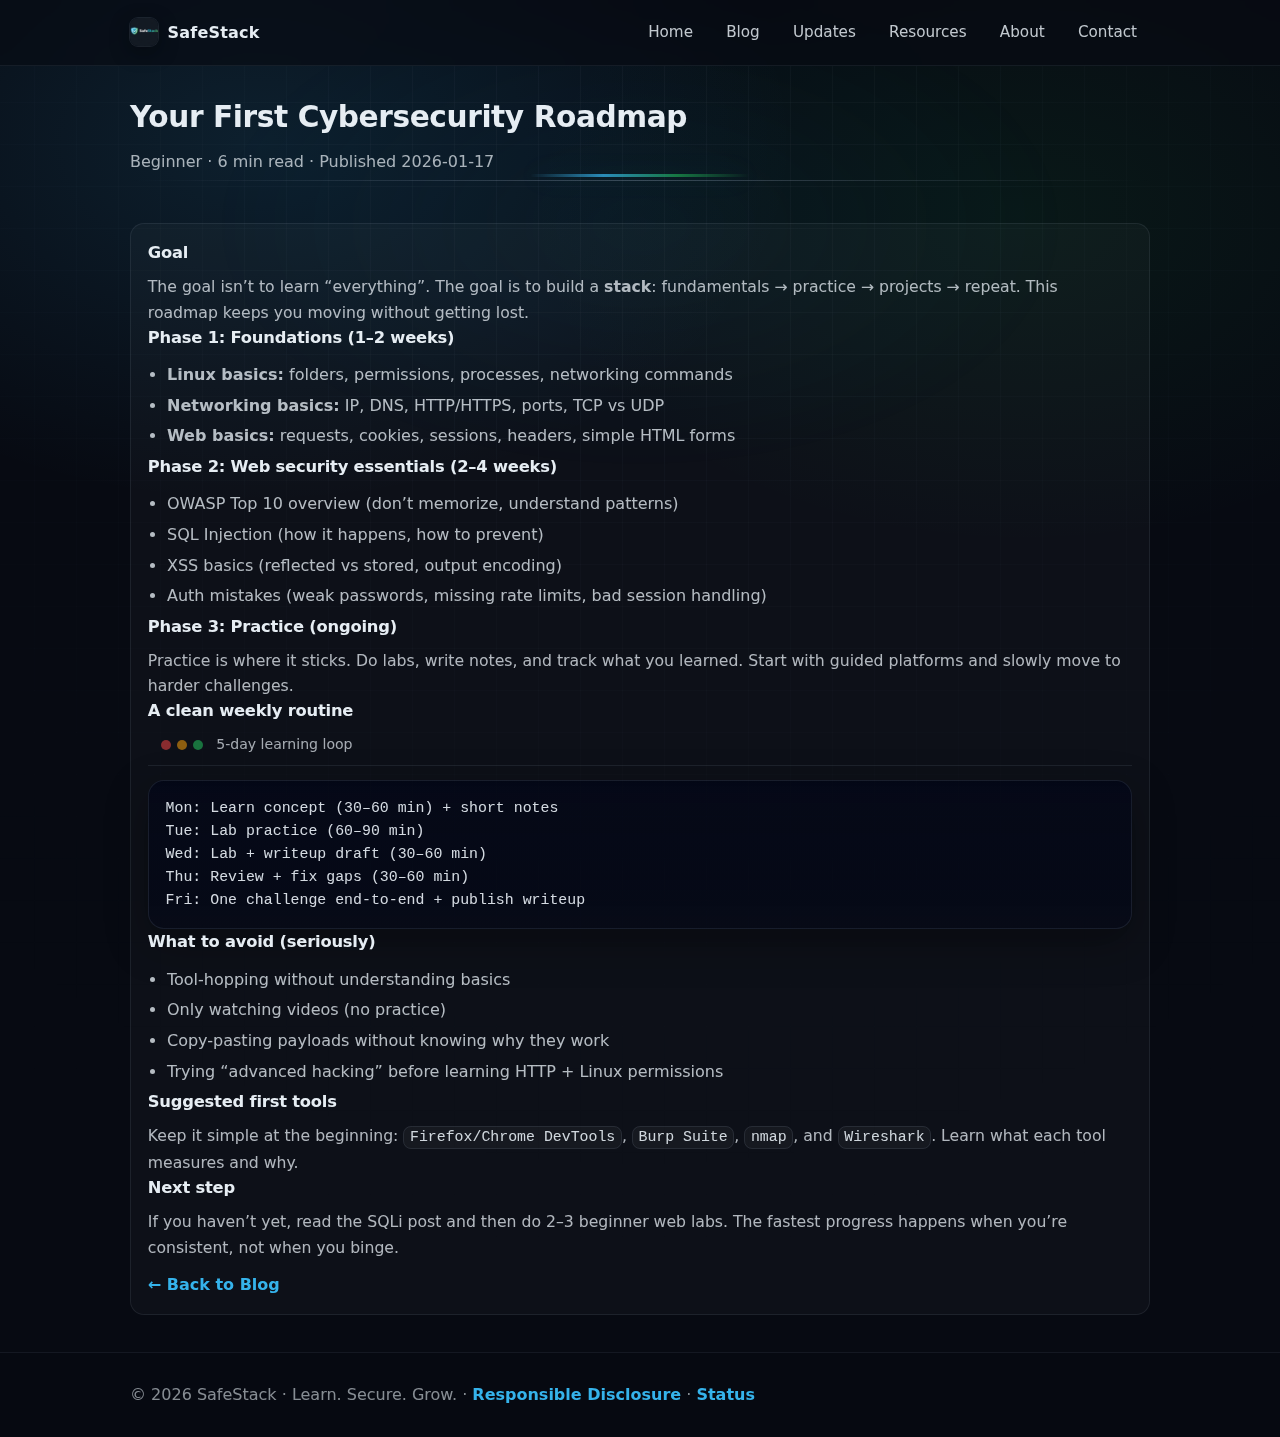
<file: posts/roadmap.html>
<!DOCTYPE html>
<html lang="en">
<head>
  <meta charset="UTF-8" />
  <meta name="viewport" content="width=device-width, initial-scale=1.0" />
  <title>SafeStack | Your First Cybersecurity Roadmap</title>
  <meta name="description" content="A beginner-friendly cybersecurity roadmap: what to learn first, how to practice, and how to stay consistent." />
  <link rel="stylesheet" href="../css/style.css" />
</head>

<!-- Favicon -->
<link rel="icon" href="/assets/favicon/favicon.ico" />
<link rel="icon" type="image/png" sizes="32x32" href="/assets/favicon/favicon-32x32.png" />
<link rel="icon" type="image/png" sizes="16x16" href="/assets/favicon/favicon-16x16.png" />
<link rel="apple-touch-icon" href="/assets/favicon/apple-touch-icon.png" />
<link rel="manifest" href="/assets/favicon/site.webmanifest" />
<meta name="theme-color" content="#0b1220" />

<body>
  <div class="bg-grid"></div>

  <header class="navbar">
    <div class="container navbar-inner">
<div class="logo">
  <img
    src="/assets/logo-mark.png"
    alt="SafeStack logo"
    class="logo-icon"
  />
  <span>SafeStack</span>
</div>
      <nav>
        <a href="../index.html">Home</a>
        <a href="../blog.html">Blog</a>
        <a href="../updates.html">Updates</a>
        <a href="../resources.html">Resources</a>
        <a href="../about.html">About</a>
        <a href="../contact.html">Contact</a>
      </nav>
    </div>
  </header>

  <main class="page">
    <div class="container">
      <h1 class="page-title">Your First Cybersecurity Roadmap</h1>
      <p class="page-subtitle">Beginner · 6 min read · Published 2026-01-17</p>

      <div class="divider"></div>

      <section class="card content" data-reveal>
        <h3>Goal</h3>
        <p>
          The goal isn’t to learn “everything”. The goal is to build a <strong>stack</strong>:
          fundamentals → practice → projects → repeat. This roadmap keeps you moving without getting lost.
        </p>

        <h3>Phase 1: Foundations (1–2 weeks)</h3>
        <ul class="list">
          <li><strong>Linux basics:</strong> folders, permissions, processes, networking commands</li>
          <li><strong>Networking basics:</strong> IP, DNS, HTTP/HTTPS, ports, TCP vs UDP</li>
          <li><strong>Web basics:</strong> requests, cookies, sessions, headers, simple HTML forms</li>
        </ul>

        <h3>Phase 2: Web security essentials (2–4 weeks)</h3>
        <ul class="list">
          <li>OWASP Top 10 overview (don’t memorize, understand patterns)</li>
          <li>SQL Injection (how it happens, how to prevent)</li>
          <li>XSS basics (reflected vs stored, output encoding)</li>
          <li>Auth mistakes (weak passwords, missing rate limits, bad session handling)</li>
        </ul>

        <h3>Phase 3: Practice (ongoing)</h3>
        <p>
          Practice is where it sticks. Do labs, write notes, and track what you learned. Start with guided
          platforms and slowly move to harder challenges.
        </p>

        <h3>A clean weekly routine</h3>
        <div class="code-title">
          <span class="dots">
            <span class="dotbtn"></span><span class="dotbtn"></span><span class="dotbtn"></span>
          </span>
          5-day learning loop
        </div>
        <pre><code>Mon: Learn concept (30–60 min) + short notes
Tue: Lab practice (60–90 min)
Wed: Lab + writeup draft (30–60 min)
Thu: Review + fix gaps (30–60 min)
Fri: One challenge end-to-end + publish writeup</code></pre>

        <h3>What to avoid (seriously)</h3>
        <ul class="list">
          <li>Tool-hopping without understanding basics</li>
          <li>Only watching videos (no practice)</li>
          <li>Copy-pasting payloads without knowing why they work</li>
          <li>Trying “advanced hacking” before learning HTTP + Linux permissions</li>
        </ul>

        <h3>Suggested first tools</h3>
        <p>
          Keep it simple at the beginning:
          <code>Firefox/Chrome DevTools</code>, <code>Burp Suite</code>, <code>nmap</code>, and <code>Wireshark</code>.
          Learn what each tool measures and why.
        </p>

        <h3>Next step</h3>
        <p>
          If you haven’t yet, read the SQLi post and then do 2–3 beginner web labs. The fastest progress happens when
          you’re consistent, not when you binge.
        </p>

        <a class="link" href="../blog.html">← Back to Blog</a>
      </section>
    </div>
  </main>

<footer>
  <div class="container">
    <p>
      © 2026 SafeStack · Learn. Secure. Grow. ·
        <a class="link" href="responsible-disclosure.html">Responsible Disclosure</a>
         · 
        <a class="link" href="status.html">Status</a>
    </p>
  </div>
</footer>

  <script src="../js/maintenance.js"></script>
  <script src="../js/main.js"></script>
</body>
</html>
</file>
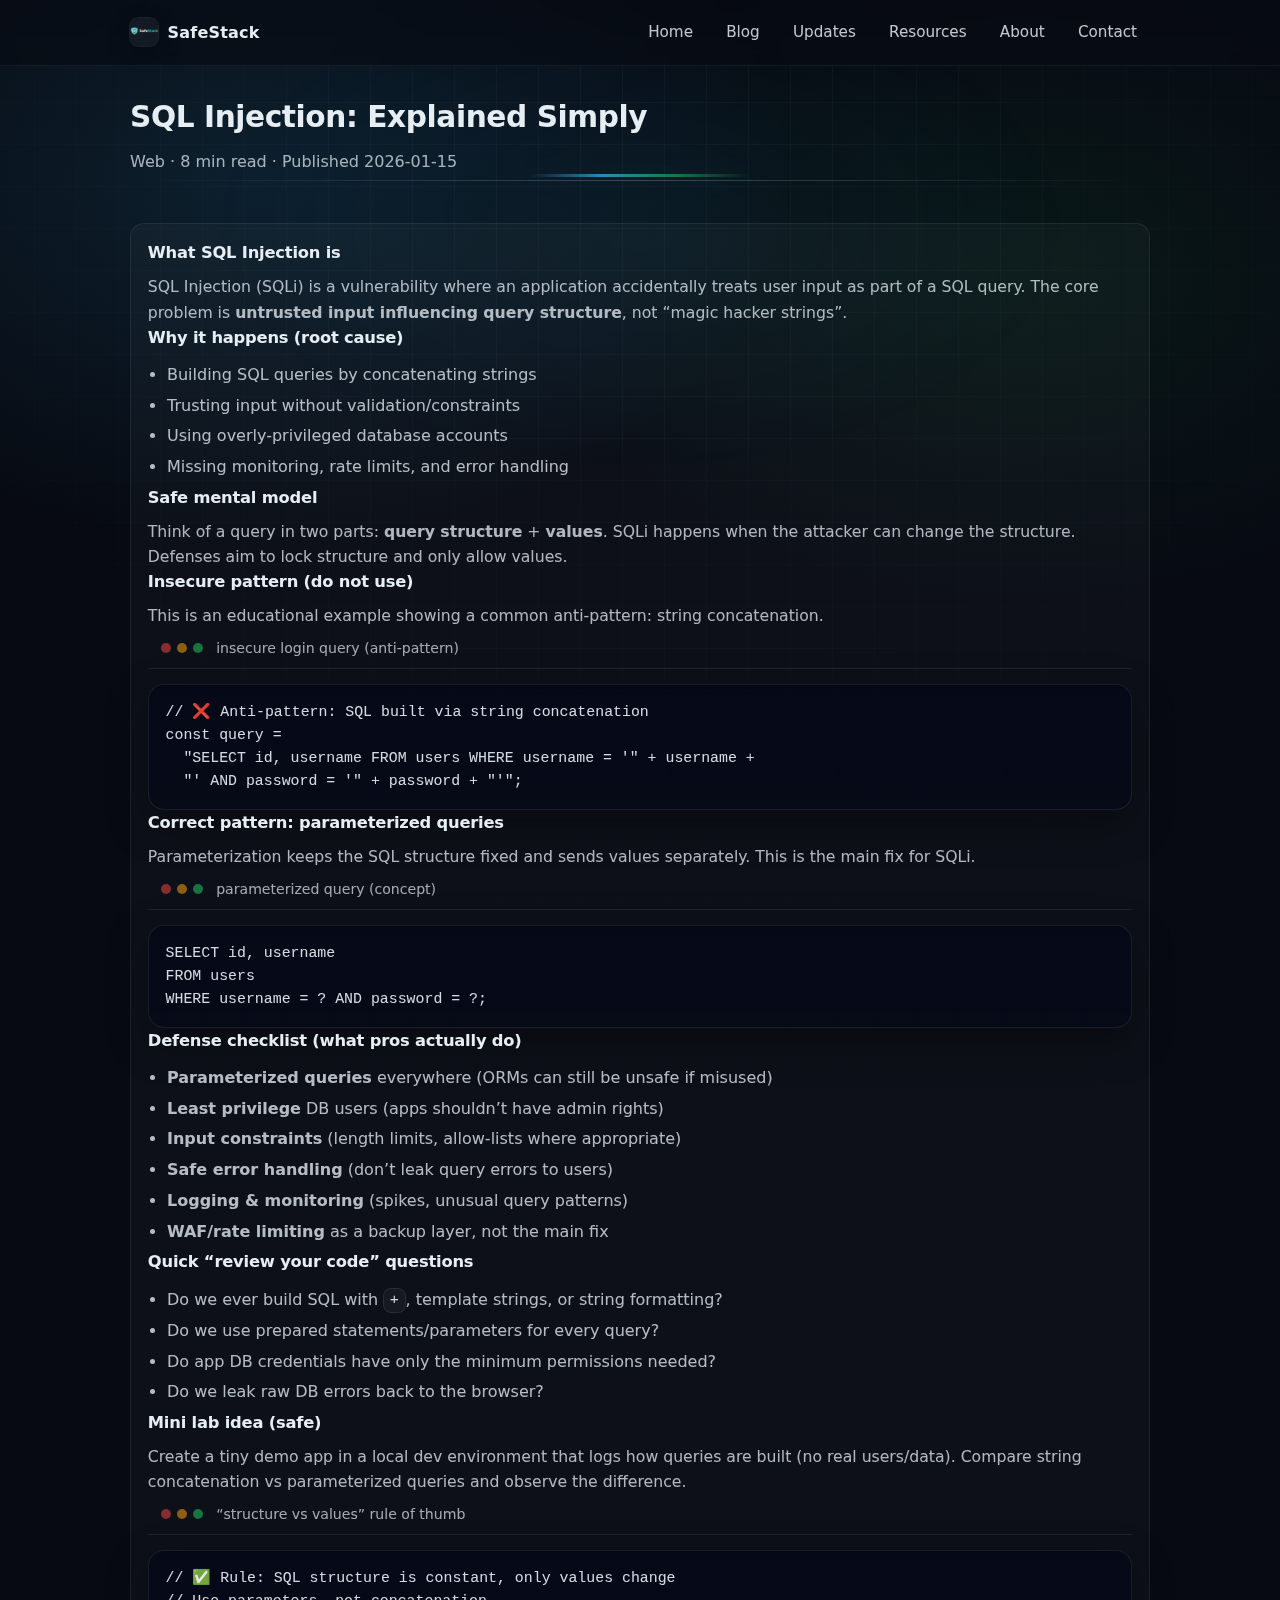
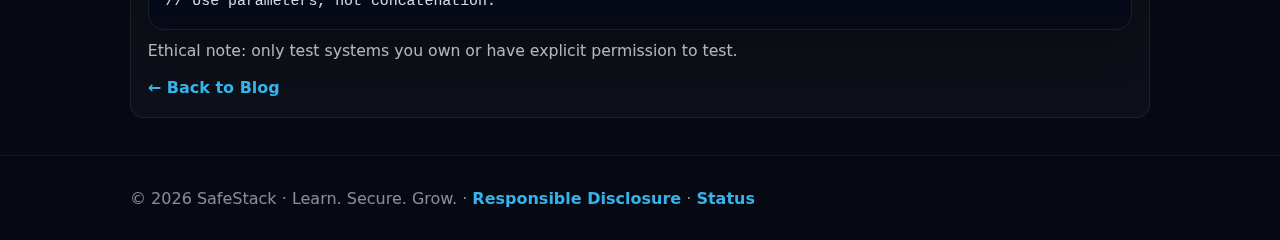
<file: posts/sqli.html>
<!DOCTYPE html>
<html lang="en">
<head>
  <meta charset="UTF-8" />
  <meta name="viewport" content="width=device-width, initial-scale=1.0" />
  <title>SafeStack | SQL Injection: Explained Simply</title>
  <meta name="description" content="SQL Injection explained with safe, educational examples: root causes, detection mindset, and defenses." />
  <link rel="stylesheet" href="../css/style.css" />
</head>

<!-- Favicon -->
<link rel="icon" href="/assets/favicon/favicon.ico" />
<link rel="icon" type="image/png" sizes="32x32" href="/assets/favicon/favicon-32x32.png" />
<link rel="icon" type="image/png" sizes="16x16" href="/assets/favicon/favicon-16x16.png" />
<link rel="apple-touch-icon" href="/assets/favicon/apple-touch-icon.png" />
<link rel="manifest" href="/assets/favicon/site.webmanifest" />
<meta name="theme-color" content="#0b1220" />

<body>
  <div class="bg-grid"></div>

  <header class="navbar">
    <div class="container navbar-inner">
<div class="logo">
  <img
    src="/assets/logo-mark.png"
    alt="SafeStack logo"
    class="logo-icon"
  />
  <span>SafeStack</span>
</div>
      <nav>
        <a href="../index.html">Home</a>
        <a href="../blog.html">Blog</a>
        <a href="../updates.html">Updates</a>
        <a href="../resources.html">Resources</a>
        <a href="../about.html">About</a>
        <a href="../contact.html">Contact</a>
      </nav>
    </div>
  </header>

  <main class="page">
    <div class="container">
      <h1 class="page-title">SQL Injection: Explained Simply</h1>
      <p class="page-subtitle">Web · 8 min read · Published 2026-01-15</p>

      <div class="divider"></div>

      <section class="card content" data-reveal>
        <h3>What SQL Injection is</h3>
        <p>
          SQL Injection (SQLi) is a vulnerability where an application accidentally treats user input as part of a SQL
          query. The core problem is <strong>untrusted input influencing query structure</strong>, not “magic hacker strings”.
        </p>

        <h3>Why it happens (root cause)</h3>
        <ul class="list">
          <li>Building SQL queries by concatenating strings</li>
          <li>Trusting input without validation/constraints</li>
          <li>Using overly-privileged database accounts</li>
          <li>Missing monitoring, rate limits, and error handling</li>
        </ul>

        <h3>Safe mental model</h3>
        <p>
          Think of a query in two parts: <strong>query structure</strong> + <strong>values</strong>.
          SQLi happens when the attacker can change the structure. Defenses aim to lock structure and only allow values.
        </p>

        <h3>Insecure pattern (do not use)</h3>
        <p class="muted small">
          This is an educational example showing a common anti-pattern: string concatenation.
        </p>

        <div class="code-title">
          <span class="dots">
            <span class="dotbtn"></span><span class="dotbtn"></span><span class="dotbtn"></span>
          </span>
          insecure login query (anti-pattern)
        </div>
        <pre><code>// ❌ Anti-pattern: SQL built via string concatenation
const query =
  "SELECT id, username FROM users WHERE username = '" + username +
  "' AND password = '" + password + "'";</code></pre>

        <h3>Correct pattern: parameterized queries</h3>
        <p>
          Parameterization keeps the SQL structure fixed and sends values separately. This is the main fix for SQLi.
        </p>

        <div class="code-title">
          <span class="dots">
            <span class="dotbtn"></span><span class="dotbtn"></span><span class="dotbtn"></span>
          </span>
          parameterized query (concept)
        </div>
        <pre><code>SELECT id, username
FROM users
WHERE username = ? AND password = ?;</code></pre>

        <h3>Defense checklist (what pros actually do)</h3>
        <ul class="list">
          <li><strong>Parameterized queries</strong> everywhere (ORMs can still be unsafe if misused)</li>
          <li><strong>Least privilege</strong> DB users (apps shouldn’t have admin rights)</li>
          <li><strong>Input constraints</strong> (length limits, allow-lists where appropriate)</li>
          <li><strong>Safe error handling</strong> (don’t leak query errors to users)</li>
          <li><strong>Logging & monitoring</strong> (spikes, unusual query patterns)</li>
          <li><strong>WAF/rate limiting</strong> as a backup layer, not the main fix</li>
        </ul>

        <h3>Quick “review your code” questions</h3>
        <ul class="list">
          <li>Do we ever build SQL with <code>+</code>, template strings, or string formatting?</li>
          <li>Do we use prepared statements/parameters for every query?</li>
          <li>Do app DB credentials have only the minimum permissions needed?</li>
          <li>Do we leak raw DB errors back to the browser?</li>
        </ul>

        <h3>Mini lab idea (safe)</h3>
        <p>
          Create a tiny demo app in a local dev environment that logs how queries are built
          (no real users/data). Compare string concatenation vs parameterized queries and observe the difference.
        </p>

        <div class="code-title">
          <span class="dots">
            <span class="dotbtn"></span><span class="dotbtn"></span><span class="dotbtn"></span>
          </span>
          “structure vs values” rule of thumb
        </div>
        <pre><code>// ✅ Rule: SQL structure is constant, only values change
// Use parameters, not concatenation.</code></pre>

        <p class="muted small">
          Ethical note: only test systems you own or have explicit permission to test.
        </p>

        <a class="link" href="../blog.html">← Back to Blog</a>
      </section>
    </div>
  </main>

<footer>
  <div class="container">
    <p>
      © 2026 SafeStack · Learn. Secure. Grow. ·
        <a class="link" href="responsible-disclosure.html">Responsible Disclosure</a>
         · 
        <a class="link" href="status.html">Status</a>
    </p>
  </div>
</footer>

  <script src="../js/maintenance.js"></script>
  <script src="../js/main.js"></script>
</body>
</html>
</file>
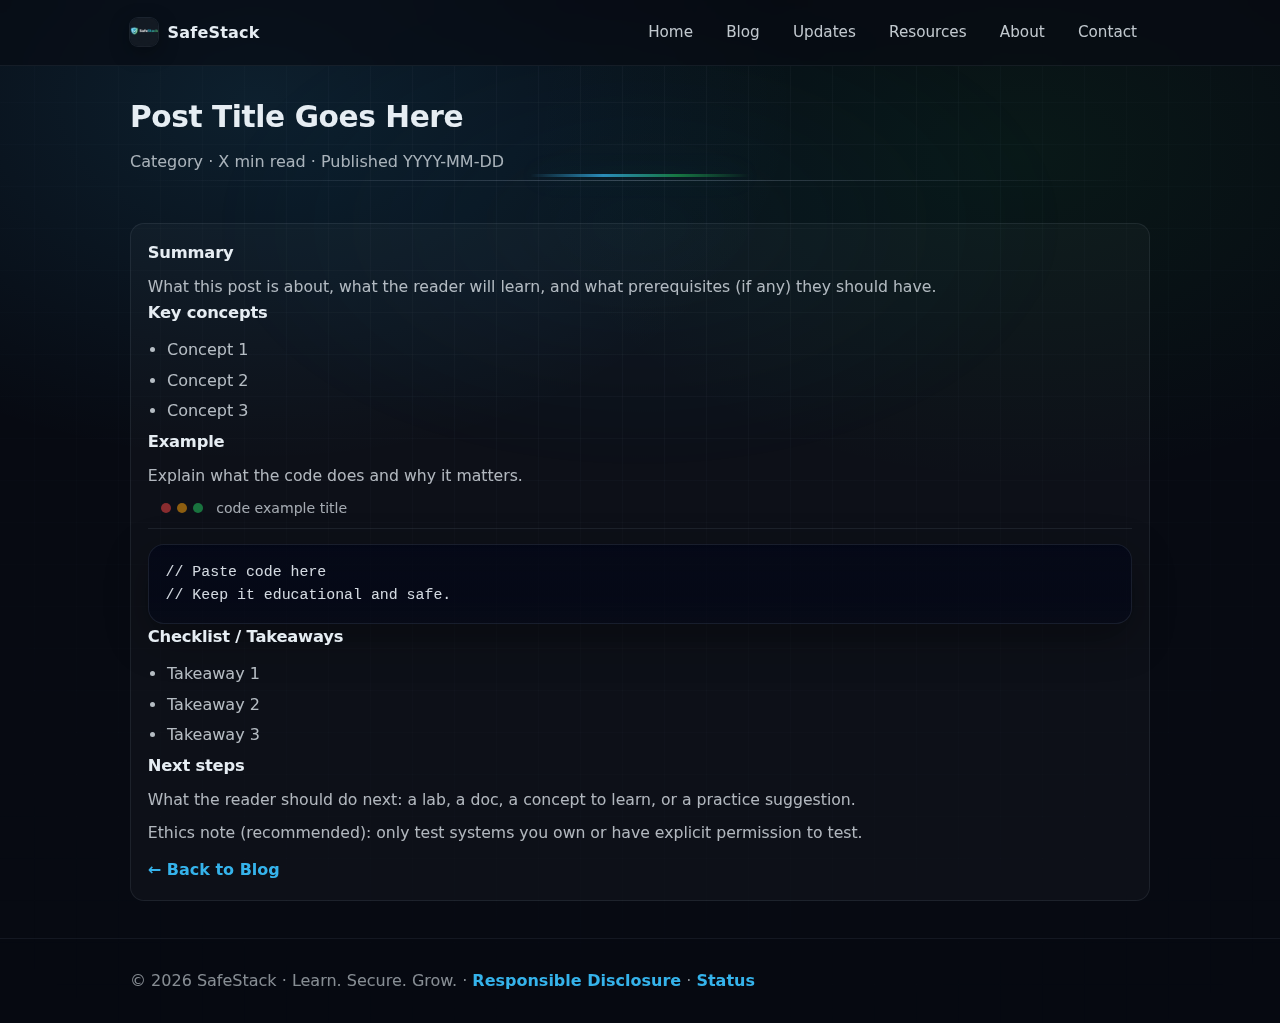
<file: posts/template.html>
<!DOCTYPE html>
<html lang="en">
<head>
  <meta charset="UTF-8" />
  <meta name="viewport" content="width=device-width, initial-scale=1.0" />
  <title>SafeStack | Post Title</title>
  <meta name="description" content="Short description of the post." />
  <link rel="stylesheet" href="../css/style.css" />
</head>

<!-- Favicon -->
<link rel="icon" href="/assets/favicon/favicon.ico" />
<link rel="icon" type="image/png" sizes="32x32" href="/assets/favicon/favicon-32x32.png" />
<link rel="icon" type="image/png" sizes="16x16" href="/assets/favicon/favicon-16x16.png" />
<link rel="apple-touch-icon" href="/assets/favicon/apple-touch-icon.png" />
<link rel="manifest" href="/assets/favicon/site.webmanifest" />
<meta name="theme-color" content="#0b1220" />

<body>
  <div class="bg-grid"></div>

  <header class="navbar">
    <div class="container navbar-inner">
<div class="logo">
  <img
    src="/assets/logo-mark.png"
    alt="SafeStack logo"
    class="logo-icon"
  />
  <span>SafeStack</span>
</div>
      <nav>
        <a href="../index.html">Home</a>
        <a href="../blog.html">Blog</a>
        <a href="../updates.html">Updates</a>
        <a href="../resources.html">Resources</a>
        <a href="../about.html">About</a>
        <a href="../contact.html">Contact</a>
      </nav>
    </div>
  </header>

  <main class="page">
    <div class="container">
      <h1 class="page-title">Post Title Goes Here</h1>
      <p class="page-subtitle">Category · X min read · Published YYYY-MM-DD</p>

      <div class="divider"></div>

      <section class="card content" data-reveal>
        <h3>Summary</h3>
        <p>
          What this post is about, what the reader will learn, and what prerequisites (if any) they should have.
        </p>

        <h3>Key concepts</h3>
        <ul class="list">
          <li>Concept 1</li>
          <li>Concept 2</li>
          <li>Concept 3</li>
        </ul>

        <h3>Example</h3>
        <p class="muted small">Explain what the code does and why it matters.</p>

        <div class="code-title">
          <span class="dots">
            <span class="dotbtn"></span><span class="dotbtn"></span><span class="dotbtn"></span>
          </span>
          code example title
        </div>
        <pre><code>// Paste code here
// Keep it educational and safe.</code></pre>

        <h3>Checklist / Takeaways</h3>
        <ul class="list">
          <li>Takeaway 1</li>
          <li>Takeaway 2</li>
          <li>Takeaway 3</li>
        </ul>

        <h3>Next steps</h3>
        <p>
          What the reader should do next: a lab, a doc, a concept to learn, or a practice suggestion.
        </p>

        <p class="muted small">
          Ethics note (recommended): only test systems you own or have explicit permission to test.
        </p>

        <a class="link" href="../blog.html">← Back to Blog</a>
      </section>
    </div>
  </main>

<footer>
  <div class="container">
    <p>
      © 2026 SafeStack · Learn. Secure. Grow. ·
        <a class="link" href="responsible-disclosure.html">Responsible Disclosure</a>
         · 
        <a class="link" href="status.html">Status</a>
    </p>
  </div>
</footer>

  <script src="../js/maintenance.js"></script>
  <script src="../js/main.js"></script>
</body>
</html>
</file>
<file: css/style.css>
/* =========================
   SafeStack - Clean Premium
   ========================= */

:root{
  --bg: #070A12;
  --text: #E6EDF3;
  --muted: rgba(230,237,243,0.72);

  --panel: rgba(255,255,255,0.035);
  --panel-2: rgba(255,255,255,0.025);
  --border: rgba(148,163,184,0.16);

  --brand: #38BDF8;
  --brand2: #22C55E;

  --shadow: 0 18px 60px rgba(0,0,0,0.52);
  --radius: 14px;
  --radius-lg: 18px;

  /* tighter container */
  --container: 1020px;
}

*{ box-sizing:border-box; margin:0; padding:0; }
html{ scroll-behavior:smooth; }
body{
  font-family: ui-sans-serif, system-ui, -apple-system, Segoe UI, Roboto, Arial, sans-serif;
  background:
    radial-gradient(900px 600px at 20% 10%, rgba(56,189,248,0.12), transparent 60%),
    radial-gradient(900px 600px at 80% 15%, rgba(34,197,94,0.08), transparent 55%),
    var(--bg);
  color: var(--text);
  line-height: 1.6;
  overflow-x:hidden;
}

a{ color:inherit; text-decoration:none; }
img{ max-width:100%; display:block; }

.container{
  width: min(var(--container), calc(100% - 2rem));
  margin: 0 auto;
}

/* ===== Subtle Animated Grid Background ===== */
.bg-grid{
  position: fixed;
  inset: 0;
  pointer-events: none;
  z-index: -1;
  opacity: 0.45; /* subtle */
}

.bg-grid::before{
  content:"";
  position:absolute;
  inset:-40% -40%;
  background-image:
    linear-gradient(rgba(148,163,184,0.12) 1px, transparent 1px),
    linear-gradient(90deg, rgba(148,163,184,0.12) 1px, transparent 1px);
  background-size: 42px 42px;
  mask-image: radial-gradient(circle at 50% 30%, rgba(0,0,0,0.95), rgba(0,0,0,0.15) 55%, transparent 75%);
  transform: translate3d(0,0,0);
  animation: gridPan 18s linear infinite;
}

.bg-grid::after{
  content:"";
  position:absolute;
  inset:0;
  background: radial-gradient(700px 400px at 50% 25%, rgba(56,189,248,0.12), transparent 65%);
  filter: blur(12px);
}

@keyframes gridPan{
  from{ transform: translate(-30px, -30px); }
  to{ transform: translate(30px, 30px); }
}

/* ===== Navbar ===== */
.navbar{
  position: sticky;
  top: 0;
  z-index: 50;
  backdrop-filter: blur(12px);
  background: rgba(7,10,18,0.62);
  border-bottom: 1px solid rgba(148,163,184,0.10);
}

.navbar-inner{
  display:flex;
  align-items:center;
  justify-content:space-between;
  padding: 0.75rem 0; /* tighter */
}

.logo{
  display:flex;
  align-items:center;
  gap: 0.6rem;
  font-weight: 800;
  letter-spacing: 0.2px;
}
.logo-badge{
  width: 32px;
  height: 32px;
  border-radius: 11px;
  background: linear-gradient(135deg, rgba(56,189,248,0.95), rgba(34,197,94,0.75));
  box-shadow: 0 12px 40px rgba(56,189,248,0.16);
}

nav{
  display:flex;
  gap: 0.45rem;
  align-items:center;
}
nav a{
  padding: 0.45rem 0.75rem;
  border-radius: 999px;
  color: rgba(230,237,243,0.84);
  border: 1px solid transparent;
  transition: transform 160ms ease, background 160ms ease, border 160ms ease, color 160ms ease;
  font-size: 0.95rem;
}
nav a:hover{
  background: rgba(255,255,255,0.05);
  border: 1px solid rgba(148,163,184,0.14);
  transform: translateY(-1px);
  color: var(--text);
}
nav a.active{
  background: rgba(56,189,248,0.10);
  border: 1px solid rgba(56,189,248,0.22);
  color: var(--text);
}

/* ===== Hero (smaller, cleaner) ===== */
.hero{
  padding: 2.6rem 0 1.3rem; /* reduced */
}
.hero-grid{
  display:grid;
  grid-template-columns: 1.25fr 0.75fr;
  gap: 1rem;
  align-items: stretch;
}

.hero-card{
  border-radius: var(--radius-lg);
  border: 1px solid rgba(148,163,184,0.12);
  background: linear-gradient(180deg, rgba(255,255,255,0.05), rgba(255,255,255,0.03));
  box-shadow: var(--shadow);
  padding: 1.55rem; /* reduced */
  position: relative;
  overflow: hidden;
}

.hero-card::before{
  content:"";
  position:absolute;
  inset:-2px;
  background:
    radial-gradient(520px 240px at 25% 20%, rgba(56,189,248,0.16), transparent 60%),
    radial-gradient(520px 240px at 75% 35%, rgba(34,197,94,0.10), transparent 60%);
  filter: blur(10px);
  opacity: 0.9;
  pointer-events:none;
}
.hero-card > *{ position:relative; z-index:1; }

.kicker{
  display:inline-flex;
  gap: 0.5rem;
  align-items:center;
  padding: 0.3rem 0.7rem;
  border-radius: 999px;
  background: rgba(255,255,255,0.05);
  border: 1px solid rgba(148,163,184,0.12);
  color: rgba(230,237,243,0.84);
  font-size: 0.88rem;
}

.hero h2{
  font-size: clamp(1.8rem, 3.1vw, 2.65rem); /* smaller */
  margin-top: 0.75rem;
  line-height: 1.12;
  letter-spacing: -0.5px;
}
.hero h2 strong{
  background: linear-gradient(135deg, var(--brand), rgba(34,197,94,0.85));
  -webkit-background-clip: text;
  background-clip: text;
  color: transparent;
}

.hero p{
  margin-top: 0.75rem;
  max-width: 62ch;
  color: rgba(230,237,243,0.80);
  font-size: 1.0rem;
}

.hero-actions{
  display:flex;
  gap: 0.7rem;
  margin-top: 1.1rem;
  flex-wrap: wrap;
}

.btn{
  display:inline-flex;
  align-items:center;
  justify-content:center;
  gap: 0.55rem;
  padding: 0.72rem 0.95rem;
  border-radius: 12px;
  font-weight: 760;
  border: 1px solid transparent;
  cursor:pointer;
  transition: transform 160ms ease, background 160ms ease, border 160ms ease, box-shadow 160ms ease;
  user-select:none;
  font-size: 0.96rem;
}

.btn-primary{
  background: linear-gradient(135deg, rgba(56,189,248,0.92), rgba(34,197,94,0.65));
  color: #041019;
  box-shadow: 0 16px 44px rgba(56,189,248,0.14);
}
.btn-primary:hover{ transform: translateY(-2px); box-shadow: 0 18px 55px rgba(56,189,248,0.18); }

.btn-ghost{
  background: rgba(255,255,255,0.035);
  border: 1px solid rgba(148,163,184,0.16);
  color: rgba(230,237,243,0.92);
}
.btn-ghost:hover{ transform: translateY(-2px); background: rgba(255,255,255,0.055); border-color: rgba(56,189,248,0.20); }

.hero-side{
  border-radius: var(--radius-lg);
  border: 1px solid rgba(148,163,184,0.12);
  background: rgba(255,255,255,0.028);
  box-shadow: 0 14px 45px rgba(0,0,0,0.45);
  padding: 1.2rem;
}

.stat{
  padding: 0.9rem;
  border-radius: 14px;
  border: 1px solid rgba(148,163,184,0.12);
  background: rgba(255,255,255,0.02);
}
.stat + .stat{ margin-top: 0.75rem; }
.stat .label{ color: rgba(230,237,243,0.72); font-size: 0.9rem; }
.stat .value{ margin-top: 0.15rem; font-size: 1.08rem; font-weight: 820; }
.pill{
  display:inline-flex;
  padding: 0.18rem 0.55rem;
  border-radius: 999px;
  border: 1px solid rgba(56,189,248,0.22);
  background: rgba(56,189,248,0.09);
  color: rgba(230,237,243,0.92);
  font-size: 0.82rem;
  margin-left: 0.45rem;
}

/* ===== Smooth Divider + Glowing Accent ===== */
.divider{
  position: relative;
  padding: 0.6rem 0 1.4rem;
}
.divider::before{
  content:"";
  position:absolute;
  left: 0;
  right: 0;
  top: 0.35rem;
  height: 1px;
  background: linear-gradient(90deg, transparent, rgba(148,163,184,0.35), transparent);
}
.divider::after{
  content:"";
  position:absolute;
  left: 50%;
  top: -1px;
  width: 220px;
  height: 3px;
  transform: translateX(-50%);
  border-radius: 999px;
  background: linear-gradient(90deg, transparent, rgba(56,189,248,0.7), rgba(34,197,94,0.55), transparent);
  filter: blur(0.2px);
  box-shadow: 0 0 30px rgba(56,189,248,0.14);
}

/* ===== Sections / Cards ===== */
.section{
  padding: 1.0rem 0 2.2rem; /* tighter */
}
.section-head{
  display:flex;
  justify-content:space-between;
  align-items:flex-end;
  gap: 1rem;
  margin-bottom: 0.95rem;
}
.section-title{
  font-size: 1.25rem;
  letter-spacing: -0.2px;
}
.section-subtitle{
  color: rgba(230,237,243,0.72);
  max-width: 70ch;
  font-size: 0.98rem;
}

.grid{
  display:grid;
  grid-template-columns: repeat(3, minmax(0, 1fr));
  gap: 0.85rem; /* tighter */
}

.card{
  border-radius: var(--radius);
  border: 1px solid rgba(148,163,184,0.12);
  background: rgba(255,255,255,0.028);
  padding: 1.05rem;
  transition: transform 160ms ease, border 160ms ease, background 160ms ease, box-shadow 160ms ease;
}
.card:hover{
  transform: translateY(-3px);
  border-color: rgba(56,189,248,0.20);
  background: rgba(255,255,255,0.04);
  box-shadow: 0 16px 52px rgba(0,0,0,0.34);
}
.card h3{ font-size: 1.02rem; letter-spacing: -0.2px; }
.card p{ color: rgba(230,237,243,0.76); margin-top: 0.5rem; font-size: 0.98rem; }

.link{
  display:inline-flex;
  margin-top: 0.75rem;
  color: rgba(56,189,248,0.95);
  font-weight: 780;
  gap: 0.4rem;
}
.link:hover{ text-decoration: underline; }

.muted{ color: rgba(230,237,243,0.62); }
.small{ font-size: 0.92rem; }

/* ===== Blog card extras ===== */
.meta{
  display:flex;
  gap: 0.6rem;
  flex-wrap: wrap;
  align-items:center;
  margin-top: 0.5rem;
  color: rgba(230,237,243,0.64);
  font-size: 0.92rem;
}
.dot{ opacity: 0.6; }

.tags{
  display:flex;
  gap: 0.4rem;
  flex-wrap: wrap;
  margin-top: 0.65rem;
}
.tag{
  display:inline-flex;
  padding: 0.2rem 0.55rem;
  border-radius: 999px;
  border: 1px solid rgba(148,163,184,0.14);
  background: rgba(255,255,255,0.03);
  color: rgba(230,237,243,0.78);
  font-size: 0.82rem;
}
.tag.brand{
  border-color: rgba(56,189,248,0.22);
  background: rgba(56,189,248,0.08);
}

/* ===== Inner pages ===== */
.page{ padding: 1.8rem 0 2.3rem; }
.page-title{ font-size: 1.85rem; letter-spacing: -0.4px; }
.page-subtitle{ margin-top: 0.45rem; color: rgba(230,237,243,0.72); }

.content{ margin-top: 1rem; }
.list{ margin-top: 0.7rem; padding-left: 1.2rem; }
.list li{ margin: 0.32rem 0; color: rgba(230,237,243,0.78); }

/* ===== Forms ===== */
.form{ display:grid; gap: 0.9rem; margin-top: 0.35rem; }
label span{
  display:block;
  margin-bottom: 0.32rem;
  color: rgba(230,237,243,0.84);
  font-weight: 720;
  font-size: 0.95rem;
}
input, textarea{
  width:100%;
  padding: 0.78rem 0.85rem;
  border-radius: 14px;
  border: 1px solid rgba(148,163,184,0.14);
  background: rgba(2,6,23,0.55);
  color: var(--text);
  outline:none;
  transition: border 140ms ease, background 140ms ease;
}
input:focus, textarea:focus{
  border-color: rgba(56,189,248,0.32);
  background: rgba(2,6,23,0.70);
}
textarea{ resize: vertical; min-height: 140px; }

/* ===== Code block styling for writeups ===== */
code{
  font-family: ui-monospace, SFMono-Regular, Menlo, Monaco, Consolas, "Liberation Mono", monospace;
  font-size: 0.95em;
}
p code, li code{
  padding: 0.15rem 0.35rem;
  border-radius: 8px;
  border: 1px solid rgba(148,163,184,0.14);
  background: rgba(255,255,255,0.04);
  color: rgba(230,237,243,0.90);
}

pre{
  margin-top: 0.9rem;
  border-radius: 16px;
  border: 1px solid rgba(148,163,184,0.14);
  background: linear-gradient(180deg, rgba(2,6,23,0.72), rgba(2,6,23,0.55));
  box-shadow: 0 14px 40px rgba(0,0,0,0.35);
  overflow:auto;
}
pre code{
  display:block;
  padding: 1rem 1.05rem;
  color: rgba(230,237,243,0.92);
  font-size: 0.93rem;
  line-height: 1.55;
}
pre::-webkit-scrollbar{ height: 10px; }
pre::-webkit-scrollbar-thumb{
  background: rgba(148,163,184,0.22);
  border-radius: 999px;
}

/* Optional: “terminal” header strip on code blocks */
.code-title{
  display:flex;
  align-items:center;
  gap: 0.5rem;
  padding: 0.55rem 0.85rem;
  border-bottom: 1px solid rgba(148,163,184,0.12);
  color: rgba(230,237,243,0.70);
  font-size: 0.88rem;
}
.dots{
  display:flex; gap: 0.35rem; margin-right: 0.35rem;
}
.dotbtn{
  width: 10px; height: 10px; border-radius: 999px;
  background: rgba(148,163,184,0.32);
}
.dotbtn:nth-child(1){ background: rgba(239,68,68,0.55); }
.dotbtn:nth-child(2){ background: rgba(245,158,11,0.55); }
.dotbtn:nth-child(3){ background: rgba(34,197,94,0.55); }

/* ===== Footer ===== */
footer{
  padding: 1.1rem 0 1.8rem;
  color: rgba(230,237,243,0.58);
  border-top: 1px solid rgba(148,163,184,0.10);
  background: rgba(7,10,18,0.35);
}

/* ===== Reveal Animations ===== */
[data-reveal]{
  opacity: 0;
  transform: translateY(10px);
  transition: opacity 480ms ease, transform 620ms cubic-bezier(.2,.8,.2,1);
}
.is-visible{ opacity:1 !important; transform: translateY(0) !important; }

/* ===== Responsive ===== */
@media (max-width: 980px){
  .hero-grid{ grid-template-columns: 1fr; }
  .grid{ grid-template-columns: repeat(2, minmax(0, 1fr)); }
  nav{ flex-wrap: wrap; justify-content: flex-end; }
}
@media (max-width: 640px){
  .grid{ grid-template-columns: 1fr; }
}

.logo {
  display: flex;
  align-items: center;
  gap: 0.6rem;
  font-weight: 800;
  letter-spacing: 0.2px;
}

.logo-icon {
  width: 28px;
  height: 28px;
  border-radius: 8px;
  object-fit: cover;
  box-shadow:
    0 0 0 1px rgba(148,163,184,0.15),
    0 6px 20px rgba(0,0,0,0.35);
}
</file>
